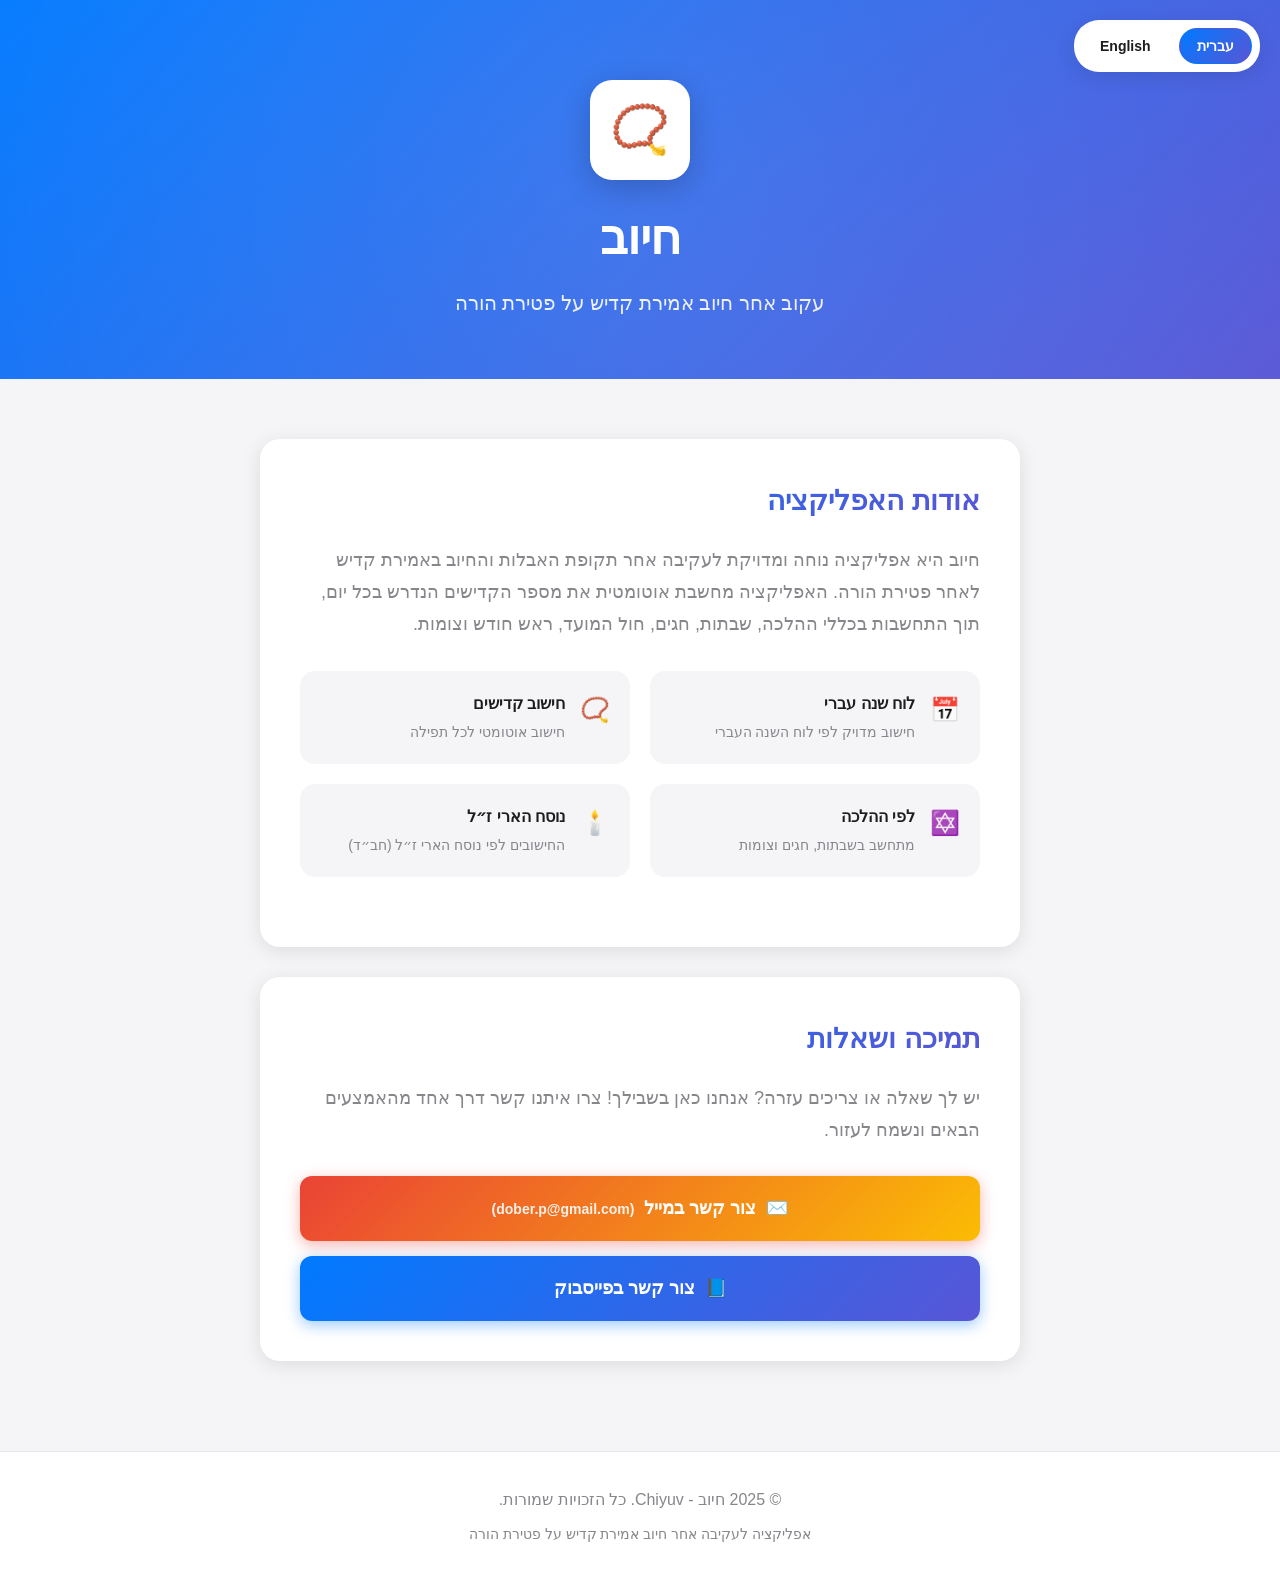
<file: index.html>
<!DOCTYPE html>
<html lang="he" dir="rtl">
<head>
    <meta charset="UTF-8">
    <meta name="viewport" content="width=device-width, initial-scale=1.0">
    <title>חיוב - Chiyuv | תמיכה / Support</title>
    <style>
        * {
            margin: 0;
            padding: 0;
            box-sizing: border-box;
        }

        :root {
            --primary-blue: #007AFF;
            --accent-purple: #5856D6;
            --gradient: linear-gradient(135deg, #007AFF 0%, #5856D6 100%);
            --text-primary: #1D1D1F;
            --text-secondary: #86868B;
            --bg-light: #F5F5F7;
            --white: #FFFFFF;
            --shadow: 0 4px 20px rgba(0, 0, 0, 0.1);
        }

        body {
            font-family: -apple-system, BlinkMacSystemFont, 'Segoe UI', 'Helvetica Neue', Arial, sans-serif;
            background: var(--bg-light);
            color: var(--text-primary);
            line-height: 1.6;
            min-height: 100vh;
            display: flex;
            flex-direction: column;
            transition: all 0.3s ease;
        }

        body[dir="ltr"] {
            direction: ltr;
            text-align: left;
        }

        body[dir="rtl"] {
            direction: rtl;
            text-align: right;
        }

        /* Language Selector */
        .lang-selector {
            position: fixed;
            top: 20px;
            left: 20px;
            z-index: 1000;
            display: flex;
            gap: 10px;
            background: var(--white);
            padding: 8px;
            border-radius: 25px;
            box-shadow: var(--shadow);
        }

        body[dir="rtl"] .lang-selector {
            left: auto;
            right: 20px;
        }

        .lang-btn {
            padding: 8px 16px;
            border: 2px solid transparent;
            background: transparent;
            border-radius: 20px;
            cursor: pointer;
            font-weight: 600;
            font-size: 14px;
            transition: all 0.3s;
            color: var(--text-primary);
        }

        .lang-btn.active {
            background: var(--gradient);
            color: var(--white);
            border-color: transparent;
        }

        .lang-btn:hover {
            background: var(--bg-light);
        }

        .lang-btn.active:hover {
            background: var(--gradient);
        }

        /* Header */
        .header {
            background: var(--gradient);
            color: var(--white);
            padding: 80px 20px 60px;
            text-align: center;
            position: relative;
            overflow: hidden;
        }

        .header::before {
            content: '';
            position: absolute;
            top: -50%;
            left: -50%;
            width: 200%;
            height: 200%;
            background: radial-gradient(circle, rgba(255,255,255,0.1) 0%, transparent 70%);
            animation: pulse 15s infinite;
        }

        @keyframes pulse {
            0%, 100% { transform: scale(1); opacity: 0.5; }
            50% { transform: scale(1.1); opacity: 0.8; }
        }

        .header-content {
            position: relative;
            z-index: 1;
        }

        .app-icon {
            width: 100px;
            height: 100px;
            background: var(--white);
            border-radius: 22px;
            margin: 0 auto 20px;
            display: flex;
            align-items: center;
            justify-content: center;
            box-shadow: 0 8px 30px rgba(0, 0, 0, 0.2);
            font-size: 48px;
        }

        h1 {
            font-size: 48px;
            font-weight: 700;
            margin-bottom: 10px;
            letter-spacing: -0.5px;
        }

        .subtitle {
            font-size: 20px;
            opacity: 0.9;
            font-weight: 300;
        }

        /* Main Content */
        .container {
            max-width: 800px;
            margin: 0 auto;
            padding: 60px 20px;
            flex: 1;
        }

        .card {
            background: var(--white);
            border-radius: 20px;
            padding: 40px;
            margin-bottom: 30px;
            box-shadow: var(--shadow);
            transition: transform 0.3s, box-shadow 0.3s;
        }

        .card:hover {
            transform: translateY(-5px);
            box-shadow: 0 8px 30px rgba(0, 0, 0, 0.15);
        }

        .section-title {
            font-size: 28px;
            font-weight: 700;
            margin-bottom: 20px;
            background: var(--gradient);
            -webkit-background-clip: text;
            -webkit-text-fill-color: transparent;
            background-clip: text;
        }

        .description {
            font-size: 18px;
            color: var(--text-secondary);
            margin-bottom: 30px;
            line-height: 1.8;
        }

        .features {
            display: grid;
            grid-template-columns: repeat(auto-fit, minmax(250px, 1fr));
            gap: 20px;
            margin: 30px 0;
        }

        .feature {
            padding: 20px;
            background: var(--bg-light);
            border-radius: 15px;
            display: flex;
            align-items: start;
            gap: 15px;
        }

        .feature-icon {
            font-size: 24px;
            flex-shrink: 0;
        }

        .feature-text {
            flex: 1;
        }

        .feature-title {
            font-weight: 600;
            margin-bottom: 5px;
            font-size: 16px;
        }

        .feature-desc {
            font-size: 14px;
            color: var(--text-secondary);
        }

        /* Buttons */
        .buttons {
            display: flex;
            flex-direction: column;
            gap: 15px;
            margin-top: 30px;
        }

        .btn {
            padding: 18px 32px;
            border-radius: 12px;
            font-size: 18px;
            font-weight: 600;
            text-decoration: none;
            text-align: center;
            transition: all 0.3s;
            display: inline-flex;
            align-items: center;
            justify-content: center;
            gap: 10px;
            border: none;
            cursor: pointer;
        }

        .btn-primary {
            background: var(--gradient);
            color: var(--white);
            box-shadow: 0 4px 15px rgba(0, 122, 255, 0.4);
        }

        .btn-primary:hover {
            transform: translateY(-2px);
            box-shadow: 0 6px 20px rgba(0, 122, 255, 0.5);
        }

        .btn-secondary {
            background: var(--white);
            color: var(--primary-blue);
            border: 2px solid var(--primary-blue);
        }

        .btn-secondary:hover {
            background: var(--primary-blue);
            color: var(--white);
        }

        .btn-email {
            background: linear-gradient(135deg, #EA4335 0%, #FBBC04 100%);
            color: var(--white);
            box-shadow: 0 4px 15px rgba(234, 67, 53, 0.4);
        }

        .btn-email:hover {
            transform: translateY(-2px);
            box-shadow: 0 6px 20px rgba(234, 67, 53, 0.5);
        }

        /* Footer */
        .footer {
            background: var(--white);
            padding: 30px 20px;
            text-align: center;
            color: var(--text-secondary);
            border-top: 1px solid #E5E5E7;
        }

        .footer p {
            margin: 5px 0;
        }

        /* Responsive */
        @media (max-width: 768px) {
            h1 {
                font-size: 36px;
            }

            .subtitle {
                font-size: 18px;
            }

            .card {
                padding: 25px;
            }

            .features {
                grid-template-columns: 1fr;
            }

            .lang-selector {
                top: 10px;
                right: 10px;
                left: auto;
            }

            body[dir="rtl"] .lang-selector {
                left: 10px;
                right: auto;
            }
        }
    </style>
</head>
<body dir="rtl">
    <!-- Language Selector -->
    <div class="lang-selector">
        <button class="lang-btn active" onclick="setLanguage('he')">עברית</button>
        <button class="lang-btn" onclick="setLanguage('en')">English</button>
    </div>

    <!-- Header -->
    <div class="header">
        <div class="header-content">
            <div class="app-icon">📿</div>
            <h1 data-i18n="appName">חיוב</h1>
            <p class="subtitle" data-i18n="appSubtitle">עקוב אחר חיוב אמירת קדיש על פטירת הורה</p>
        </div>
    </div>

    <!-- Main Content -->
    <div class="container">
        <!-- About Section -->
        <div class="card">
            <h2 class="section-title" data-i18n="aboutTitle">אודות האפליקציה</h2>
            <p class="description" data-i18n="aboutText">
                חיוב היא אפליקציה נוחה ומדויקת לעקיבה אחר תקופת האבלות והחיוב באמירת קדיש לאחר פטירת הורה. 
                האפליקציה מחשבת אוטומטית את מספר הקדישים הנדרש בכל יום, תוך התחשבות בכללי ההלכה, שבתות, חגים, חול המועד, ראש חודש וצומות.
            </p>

            <div class="features">
                <div class="feature">
                    <div class="feature-icon">📅</div>
                    <div class="feature-text">
                        <div class="feature-title" data-i18n="feature1Title">לוח שנה עברי</div>
                        <div class="feature-desc" data-i18n="feature1Desc">חישוב מדויק לפי לוח השנה העברי</div>
                    </div>
                </div>
                <div class="feature">
                    <div class="feature-icon">📿</div>
                    <div class="feature-text">
                        <div class="feature-title" data-i18n="feature2Title">חישוב קדישים</div>
                        <div class="feature-desc" data-i18n="feature2Desc">חישוב אוטומטי לכל תפילה</div>
                    </div>
                </div>
                <div class="feature">
                    <div class="feature-icon">✡️</div>
                    <div class="feature-text">
                        <div class="feature-title" data-i18n="feature3Title">לפי ההלכה</div>
                        <div class="feature-desc" data-i18n="feature3Desc">מתחשב בשבתות, חגים וצומות</div>
                    </div>
                </div>
                <div class="feature">
                    <div class="feature-icon">🕯️</div>
                    <div class="feature-text">
                        <div class="feature-title" data-i18n="feature4Title">נוסח הארי ז״ל</div>
                        <div class="feature-desc" data-i18n="feature4Desc">החישובים לפי נוסח הארי ז״ל (חב״ד)</div>
                    </div>
                </div>
            </div>
        </div>

        <!-- Support Section -->
        <div class="card">
            <h2 class="section-title" data-i18n="supportTitle">תמיכה ושאלות</h2>
            <p class="description" data-i18n="supportText">
                יש לך שאלה או צריכים עזרה? אנחנו כאן בשבילך! צרו איתנו קשר דרך אחד מהאמצעים הבאים ונשמח לעזור.
            </p>

            <div class="buttons">
                <a href="mailto:dober.p@gmail.com?subject=תמיכה - חיוב&body=שלום,%0D%0A%0D%0A" class="btn btn-email">
                    <span>✉️</span>
                    <span data-i18n="contactEmail">צור קשר במייל</span>
                    <span style="font-size: 14px; opacity: 0.9;">(dober.p@gmail.com)</span>
                </a>
                <a href="https://www.facebook.com/dober.persiko" class="btn btn-primary" target="_blank">
                    <span>📘</span>
                    <span data-i18n="contactFacebook">צור קשר בפייסבוק</span>
                </a>
            </div>
        </div>
    </div>

    <!-- Footer -->
    <div class="footer">
        <p data-i18n="footerText">© 2025 חיוב - Chiyuv. כל הזכויות שמורות.</p>
        <p style="font-size: 14px; margin-top: 10px;" data-i18n="footerDesc">אפליקציה לעקיבה אחר חיוב אמירת קדיש על פטירת הורה</p>
    </div>

    <script>
        // Translations
        const translations = {
            he: {
                appName: "חיוב",
                appSubtitle: "עקוב אחר חיוב אמירת קדיש על פטירת הורה",
                aboutTitle: "אודות האפליקציה",
                aboutText: "חיוב היא אפליקציה נוחה ומדויקת לעקיבה אחר תקופת האבלות והחיוב באמירת קדיש לאחר פטירת הורה. האפליקציה מחשבת אוטומטית את מספר הקדישים הנדרש בכל יום, תוך התחשבות בכללי ההלכה, שבתות, חגים, חול המועד, ראש חודש וצומות.",
                feature1Title: "לוח שנה עברי",
                feature1Desc: "חישוב מדויק לפי לוח השנה העברי",
                feature2Title: "חישוב קדישים",
                feature2Desc: "חישוב אוטומטי לכל תפילה",
                feature3Title: "לפי ההלכה",
                feature3Desc: "מתחשב בשבתות, חגים וצומות",
                feature4Title: "נוסח הארי ז״ל",
                feature4Desc: "החישובים לפי נוסח הארי ז״ל (חב״ד)",
                supportTitle: "תמיכה ושאלות",
                supportText: "יש לך שאלה או צריכים עזרה? אנחנו כאן בשבילך! צרו איתנו קשר דרך אחד מהאמצעים הבאים ונשמח לעזור.",
                contactEmail: "צור קשר במייל",
                contactFacebook: "צור קשר בפייסבוק",
                footerText: "© 2025 חיוב - Chiyuv. כל הזכויות שמורות.",
                footerDesc: "אפליקציה לעקיבה אחר חיוב אמירת קדיש על פטירת הורה"
            },
            en: {
                appName: "Chiyuv",
                appSubtitle: "Track your Kaddish obligation for a parent's passing",
                aboutTitle: "About the App",
                aboutText: "Chiyuv is a convenient and accurate app for tracking the mourning period and the obligation to recite Kaddish after the passing of a parent. The app automatically calculates the number of Kaddish prayers required each day, following Halachic guidelines, including Shabbat, holidays, Chol Hamoed, Rosh Chodesh, and fast days.",
                feature1Title: "Hebrew Calendar",
                feature1Desc: "Accurate calculation based on the Hebrew calendar",
                feature2Title: "Kaddish Calculation",
                feature2Desc: "Automatic calculation for each prayer",
                feature3Title: "Halachic Guidelines",
                feature3Desc: "Accounts for Shabbat, holidays, and fast days",
                feature4Title: "Ari Zal Nusach",
                feature4Desc: "Calculations follow the Ari Zal Nusach (Chabad)",
                supportTitle: "Support & Questions",
                supportText: "Have a question or need help? We're here for you! Contact us through one of the following methods and we'll be happy to help.",
                contactEmail: "Contact via Email",
                contactFacebook: "Contact on Facebook",
                footerText: "© 2025 Chiyuv. All rights reserved.",
                footerDesc: "App for tracking Kaddish obligation for a parent's passing"
            }
        };

        // Language management
        function setLanguage(lang) {
            // Update HTML direction and lang
            document.documentElement.lang = lang;
            document.body.dir = lang === 'he' ? 'rtl' : 'ltr';
            
            // Update language buttons
            document.querySelectorAll('.lang-btn').forEach(btn => {
                btn.classList.remove('active');
            });
            event.target.classList.add('active');
            
            // Update all text elements
            document.querySelectorAll('[data-i18n]').forEach(element => {
                const key = element.getAttribute('data-i18n');
                if (translations[lang] && translations[lang][key]) {
                    element.textContent = translations[lang][key];
                }
            });
            
            // Save preference
            localStorage.setItem('preferredLanguage', lang);
        }

        // Load saved language preference
        window.addEventListener('DOMContentLoaded', () => {
            const savedLang = localStorage.getItem('preferredLanguage') || 'he';
            const langBtn = savedLang === 'he' 
                ? document.querySelector('.lang-btn:first-child')
                : document.querySelector('.lang-btn:last-child');
            if (langBtn) {
                langBtn.click();
            }
        });
    </script>
</body>
</html>
</file>
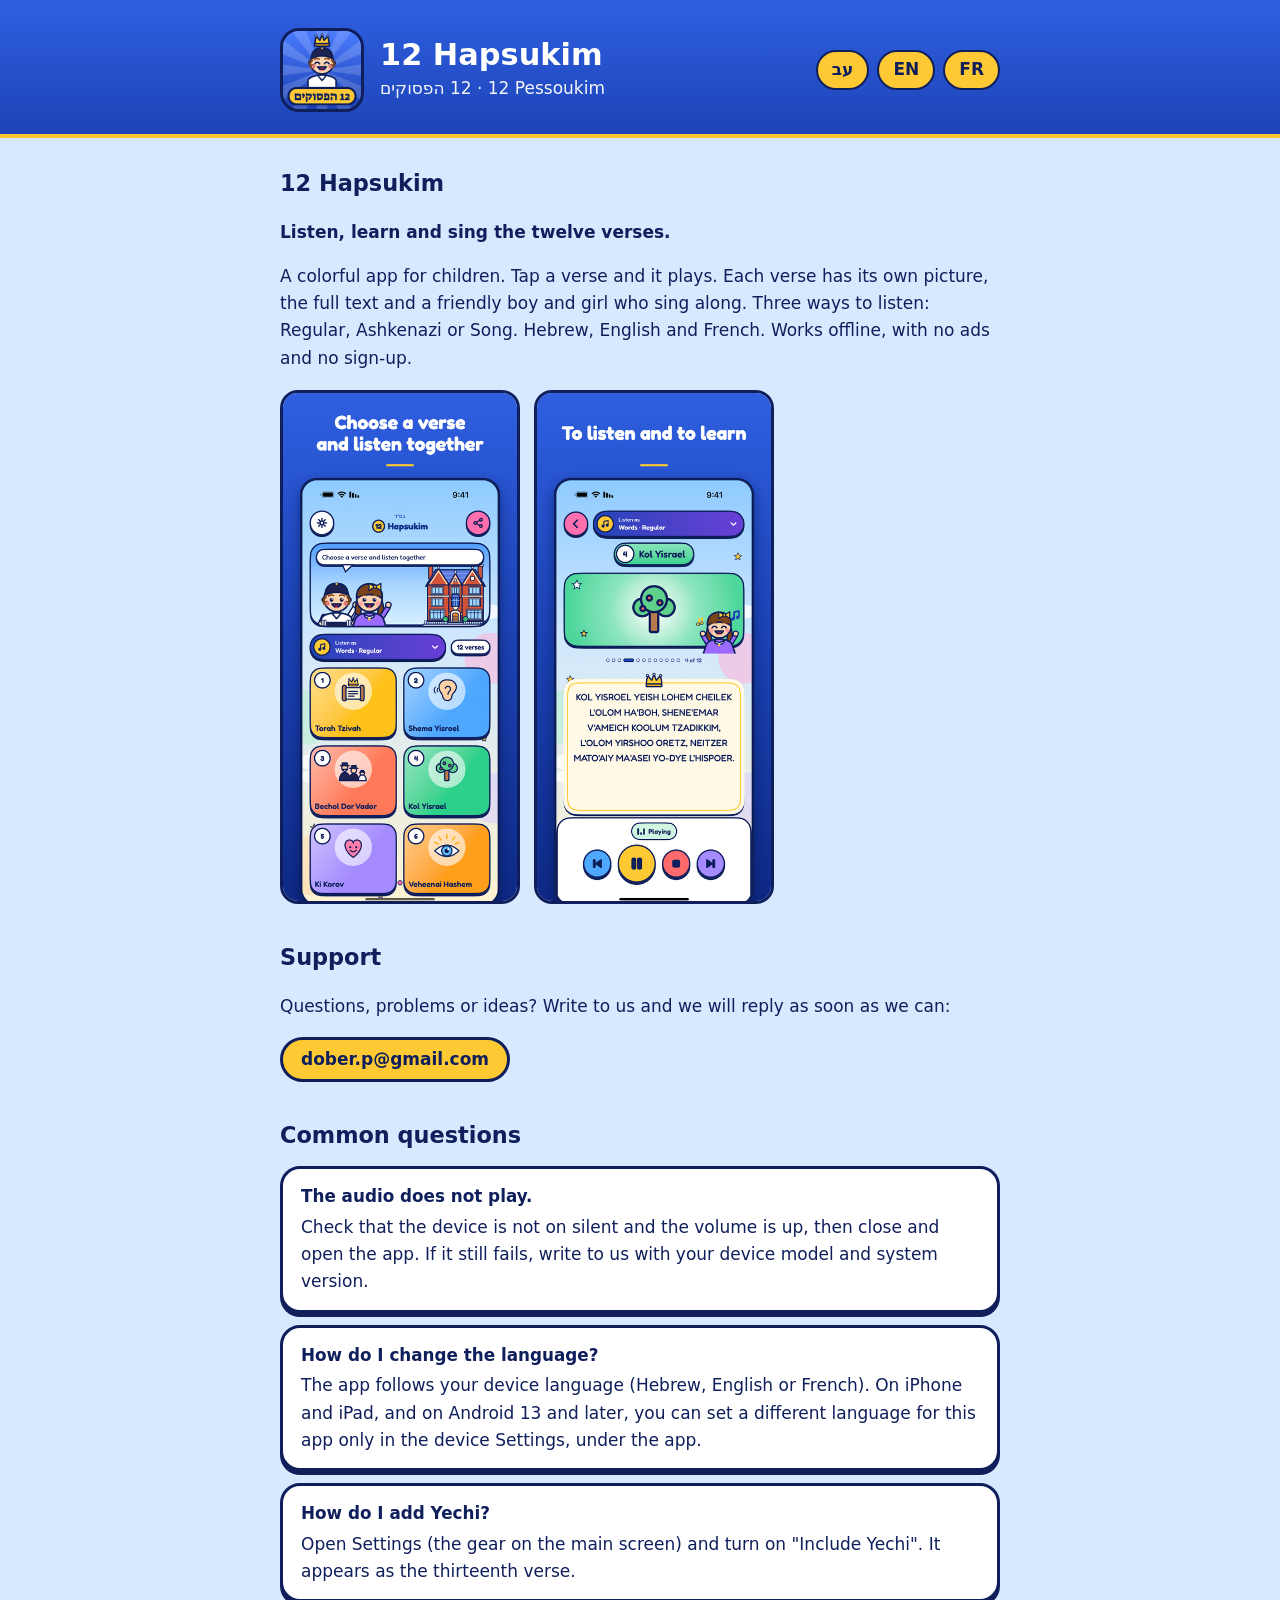
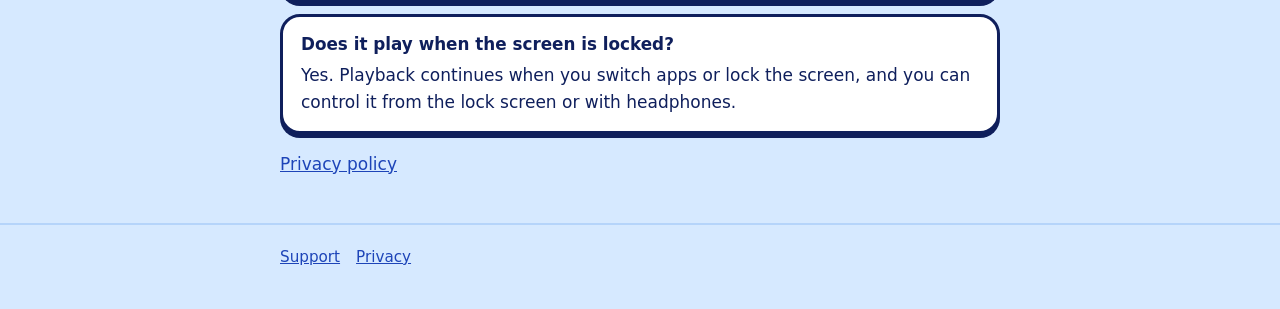
<file: hapsukim/index.html>
<!doctype html><html lang="en"><head><meta charset="utf-8"><meta name="viewport" content="width=device-width,initial-scale=1"><title>12 Hapsukim</title><meta name="color-scheme" content="light"><style>*{box-sizing:border-box}body{margin:0;font:17px/1.6 system-ui,-apple-system,'Segoe UI',Arial,sans-serif;color:#0F1F5C;background:#D6E9FF}
a{color:#1D44B8}.wrap{max-width:760px;margin:0 auto;padding:0 20px}
header{background:linear-gradient(180deg,#2F5FE0,#1D44B8);color:#fff;padding:28px 0 22px;border-bottom:4px solid #FFC933}
header .wrap{display:flex;align-items:center;gap:16px;flex-wrap:wrap}header img{width:84px;height:84px;border-radius:19px;border:3px solid #0F1F5C}
header h1{margin:0;font-size:1.9rem;line-height:1.15}header p{margin:2px 0 0;opacity:.95}
nav{margin-inline-start:auto;display:flex;gap:8px}nav a{color:#0F1F5C;background:#FFC933;border:2px solid #0F1F5C;border-radius:99px;padding:4px 14px;text-decoration:none;font-weight:700}
section.lang{padding:28px 0;border-bottom:2px solid #B5D4FA}section.lang:last-of-type{border-bottom:0}
h2{font-size:1.4rem;margin:1.6em 0 .4em}.shots{display:flex;gap:14px;flex-wrap:wrap;margin:18px 0}.shots img{width:min(46%,240px);height:auto;border-radius:18px;border:3px solid #0F1F5C}
.card{background:#fff;border:3px solid #0F1F5C;border-radius:20px;padding:14px 18px;margin:12px 0;box-shadow:0 4px 0 #0F1F5C}.card h3{margin:0 0 4px;font-size:1.05rem}.card p{margin:0}
.mail{display:inline-block;background:#FFC933;border:3px solid #0F1F5C;border-radius:99px;padding:6px 18px;font-weight:700;color:#0F1F5C;text-decoration:none;direction:ltr}
footer{padding:20px 0 40px;font-size:.95rem}footer a{margin-inline-end:16px}
</style></head><body><header><div class="wrap"><img src="img/icon.png" alt=""><div><h1>12 Hapsukim</h1><p><bdi lang="he" dir="rtl">12 הפסוקים</bdi> · 12 Pessoukim</p></div><nav aria-label="Language"><a href="#he">עב</a><a href="#en">EN</a><a href="#fr">FR</a></nav></div></header><main><section class="lang" id="he" lang="he" dir="rtl"><div class="wrap"><h2 style="margin-top:0">12 הפסוקים</h2><p><strong>להאזנה, ללימוד ולשירה של שנים עשר הפסוקים.</strong></p><p>אפליקציה צבעונית לילדים. נוגעים בפסוק והוא מתנגן. לכל פסוק יש תמונה משלו, הנוסח המלא וילד וילדה ששרים יחד. שלוש דרכים להאזנה: רגיל, אשכנזי או שיר. עברית, אנגלית וצרפתית. עובד בלי אינטרנט, בלי פרסומות ובלי הרשמה.</p><div class="shots"><img src="img/he-01-home.png" alt=""><img src="img/he-02-player.png" alt=""></div><h2 id="support-he">תמיכה</h2><p>שאלות, בעיות או רעיונות? כתבו לנו ונחזור אליכם בהקדם:</p><p><a class="mail" href="mailto:dober.p@gmail.com">dober.p@gmail.com</a></p><h2>שאלות נפוצות</h2><div class="card"><h3>ההקלטה לא מתנגנת.</h3><p>בדקו שהמכשיר לא במצב שקט ושהעוצמה מוגברת, ואז סגרו ופתחו את האפליקציה. אם זה לא עוזר, כתבו לנו עם דגם המכשיר וגרסת המערכת.</p></div><div class="card"><h3>איך מחליפים שפה?</h3><p>האפליקציה פועלת לפי שפת המכשיר (עברית, אנגלית או צרפתית). באייפון ובאייפד, ובאנדרואיד 13 ומעלה, אפשר לקבוע שפה אחרת לאפליקציה בלבד בהגדרות המכשיר, תחת האפליקציה.</p></div><div class="card"><h3>איך מוסיפים את &quot;יחי&quot;?</h3><p>פותחים את ההגדרות (הגלגל במסך הראשי) ומפעילים &quot;לכלול יחי&quot;. הוא יופיע כפסוק השלושה עשר.</p></div><div class="card"><h3>האם זה מתנגן כשהמסך נעול?</h3><p>כן. ההשמעה נמשכת גם כשעוברים לאפליקציה אחרת או נועלים את המסך, ואפשר לשלוט בה ממסך הנעילה או באוזניות.</p></div><p><a href="privacy.html#he">מדיניות פרטיות</a></p></div></section><section class="lang" id="en" lang="en" dir="ltr"><div class="wrap"><h2 style="margin-top:0">12 Hapsukim</h2><p><strong>Listen, learn and sing the twelve verses.</strong></p><p>A colorful app for children. Tap a verse and it plays. Each verse has its own picture, the full text and a friendly boy and girl who sing along. Three ways to listen: Regular, Ashkenazi or Song. Hebrew, English and French. Works offline, with no ads and no sign-up.</p><div class="shots"><img src="img/en-01-home.png" alt=""><img src="img/en-02-player.png" alt=""></div><h2 id="support-en">Support</h2><p>Questions, problems or ideas? Write to us and we will reply as soon as we can:</p><p><a class="mail" href="mailto:dober.p@gmail.com">dober.p@gmail.com</a></p><h2>Common questions</h2><div class="card"><h3>The audio does not play.</h3><p>Check that the device is not on silent and the volume is up, then close and open the app. If it still fails, write to us with your device model and system version.</p></div><div class="card"><h3>How do I change the language?</h3><p>The app follows your device language (Hebrew, English or French). On iPhone and iPad, and on Android 13 and later, you can set a different language for this app only in the device Settings, under the app.</p></div><div class="card"><h3>How do I add Yechi?</h3><p>Open Settings (the gear on the main screen) and turn on &quot;Include Yechi&quot;. It appears as the thirteenth verse.</p></div><div class="card"><h3>Does it play when the screen is locked?</h3><p>Yes. Playback continues when you switch apps or lock the screen, and you can control it from the lock screen or with headphones.</p></div><p><a href="privacy.html#en">Privacy policy</a></p></div></section><section class="lang" id="fr" lang="fr" dir="ltr"><div class="wrap"><h2 style="margin-top:0">12 Pessoukim</h2><p><strong>Écouter, apprendre et chanter les douze versets.</strong></p><p>Une application colorée pour les enfants. Un toucher sur un verset et il se lance. Chaque verset a son illustration, son texte complet, et un garçon et une fille qui chantent avec l&#x27;audio. Trois façons d&#x27;écouter : prononciation régulière, ashkénaze ou chant. Hébreu, français et anglais. Fonctionne sans connexion, sans publicité et sans inscription.</p><div class="shots"><img src="img/fr-01-home.png" alt=""><img src="img/fr-02-player.png" alt=""></div><h2 id="support-fr">Assistance</h2><p>Une question, un problème ou une idée ? Écrivez-nous, nous répondrons dès que possible :</p><p><a class="mail" href="mailto:dober.p@gmail.com">dober.p@gmail.com</a></p><h2>Questions fréquentes</h2><div class="card"><h3>L&#x27;audio ne se lance pas.</h3><p>Vérifiez que l&#x27;appareil n&#x27;est pas en mode silencieux et que le volume est levé, puis fermez et rouvrez l&#x27;application. Si le problème continue, écrivez-nous en indiquant le modèle de votre appareil et la version du système.</p></div><div class="card"><h3>Comment changer la langue ?</h3><p>L&#x27;application suit la langue de l&#x27;appareil (hébreu, français ou anglais). Sur iPhone et iPad, et sur Android 13 et plus, vous pouvez choisir une autre langue pour cette application seulement dans les Réglages de l&#x27;appareil, à la rubrique de l&#x27;application.</p></div><div class="card"><h3>Comment ajouter Yéhi ?</h3><p>Ouvrez les Réglages (la roue dentée sur l&#x27;écran principal) et activez « Inclure Yéhi ». Il apparaît comme treizième verset.</p></div><div class="card"><h3>La lecture continue-t-elle écran verrouillé ?</h3><p>Oui. La lecture continue quand vous changez d&#x27;application ou verrouillez l&#x27;écran, et vous pouvez la commander depuis l&#x27;écran verrouillé ou avec un casque.</p></div><p><a href="privacy.html#fr">Politique de confidentialité</a></p></div></section></main><footer><div class="wrap"><a href="index.html">Support</a><a href="privacy.html">Privacy</a></div></footer><script>(function(){var l=(navigator.language||'en').slice(0,2),h=location.hash.replace('#','');var want=['he','en','fr'].indexOf(h)>=0?h:(['he','fr'].indexOf(l)>=0?l:'en');document.querySelectorAll('section.lang').forEach(function(s){s.hidden=s.lang!==want});window.addEventListener('hashchange',function(){var x=location.hash.replace('#','');if(['he','en','fr'].indexOf(x)>=0)document.querySelectorAll('section.lang').forEach(function(s){s.hidden=s.lang!==x})})})();</script></body></html>
</file>
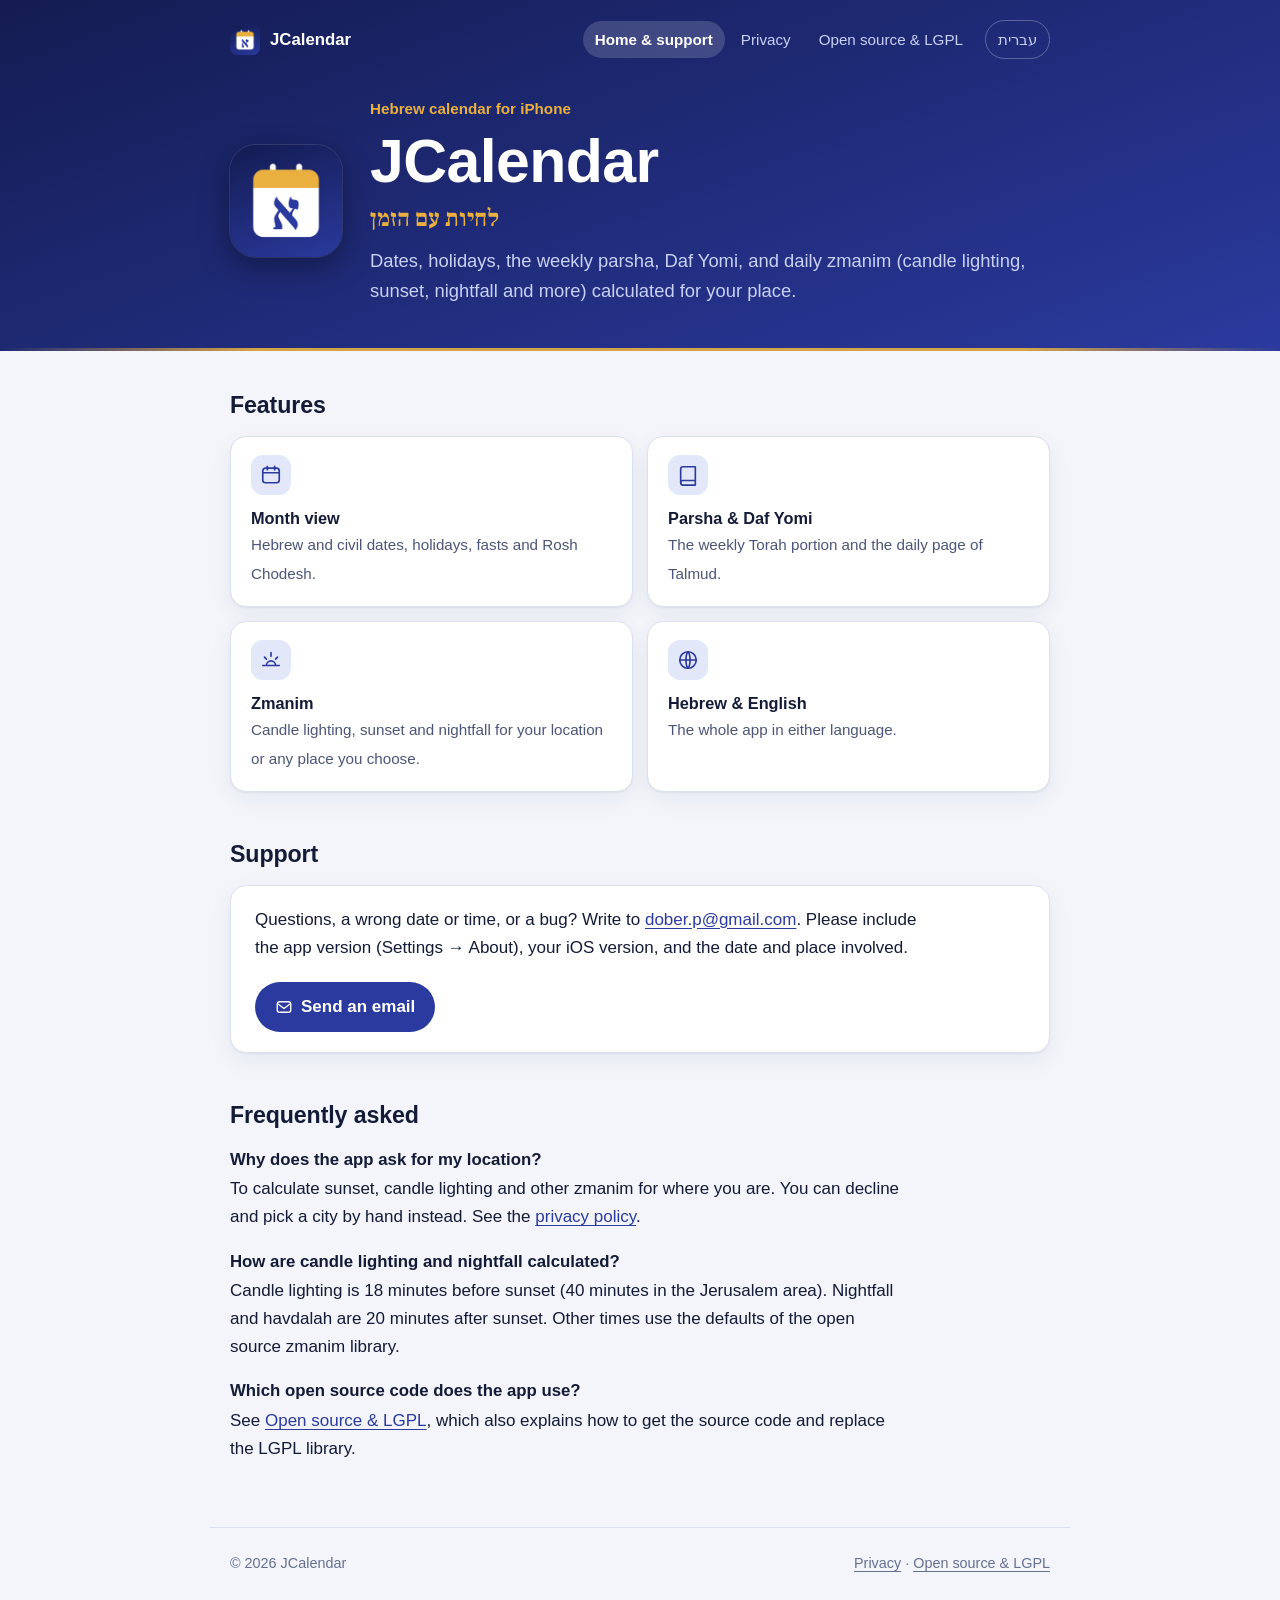
<file: jcalendar/index.html>
<!doctype html>
<html lang="en" dir="ltr">
<head>
<meta charset="utf-8">
<meta name="viewport" content="width=device-width, initial-scale=1">
<title>JCalendar - Hebrew calendar app</title>
<meta name="description" content="JCalendar (לחיות עם הזמן) is a Hebrew calendar app with holidays, parsha, Daf Yomi and daily zmanim for your location.">
<link rel="alternate" hreflang="he" href="he/">
<link rel="icon" href="assets/favicon.png">
<meta name="theme-color" content="#141c52">
<link rel="stylesheet" href="style.css">
</head>
<body>
<div class="hero home">
<div class="wrap">
  <div class="topbar">
    <a class="brand" href="./"><img src="assets/favicon.png" alt="" width="30" height="30">JCalendar</a>
    <nav aria-label="Main">
    <a href="./" aria-current="page">Home &amp; support</a>
    <a href="privacy.html">Privacy</a>
    <a href="lgpl.html">Open source &amp; LGPL</a>
    <a class="lang" href="he/" lang="he">עברית</a>
  </nav>
  </div>
  <div class="hero-home">
    <img class="app-icon" src="assets/icon.png" alt="" width="112" height="112">
    <div>
      <span class="eyebrow">Hebrew calendar for iPhone</span>
      <h1>JCalendar</h1>
      <p class="he-sub he-name" lang="he">לחיות עם הזמן</p>
      <p class="lead">Dates, holidays, the weekly parsha, Daf Yomi, and daily zmanim (candle lighting, sunset, nightfall and more) calculated for your place.</p>
    </div>
  </div>
</div>
</div>

<main class="wrap">

<h2>Features</h2>
<ul class="features">
  <li><span class="ico"><svg viewBox="0 0 24 24" fill="none" stroke="currentColor" stroke-width="1.8" stroke-linecap="round" stroke-linejoin="round" aria-hidden="true"><rect x="3" y="4.5" width="18" height="16" rx="3"/><path d="M3 9.5h18M8 2.5v4M16 2.5v4"/></svg></span><span><b>Month view</b><span class="d">Hebrew and civil dates, holidays, fasts and Rosh Chodesh.</span></span></li>
  <li><span class="ico"><svg viewBox="0 0 24 24" fill="none" stroke="currentColor" stroke-width="1.8" stroke-linecap="round" stroke-linejoin="round" aria-hidden="true"><path d="M4 5.5A2.5 2.5 0 0 1 6.5 3H20v15H6.5A2.5 2.5 0 0 0 4 20.5z"/><path d="M4 20.5A2.5 2.5 0 0 0 6.5 23H20v-5"/></svg></span><span><b>Parsha &amp; Daf Yomi</b><span class="d">The weekly Torah portion and the daily page of Talmud.</span></span></li>
  <li><span class="ico"><svg viewBox="0 0 24 24" fill="none" stroke="currentColor" stroke-width="1.8" stroke-linecap="round" stroke-linejoin="round" aria-hidden="true"><path d="M3 18h18M7 18a5 5 0 0 1 10 0M12 4v4M4.9 8.9l2.1 2.1M19.1 8.9L17 11"/></svg></span><span><b>Zmanim</b><span class="d">Candle lighting, sunset and nightfall for your location or any place you choose.</span></span></li>
  <li><span class="ico"><svg viewBox="0 0 24 24" fill="none" stroke="currentColor" stroke-width="1.8" stroke-linecap="round" stroke-linejoin="round" aria-hidden="true"><circle cx="12" cy="12" r="9"/><path d="M3 12h18M12 3c3 3.2 3 14.8 0 18M12 3c-3 3.2-3 14.8 0 18"/></svg></span><span><b>Hebrew &amp; English</b><span class="d">The whole app in either language.</span></span></li>
</ul>

<h2 id="support">Support</h2>
<div class="card">
  <p>Questions, a wrong date or time, or a bug? Write to <a href="mailto:dober.p@gmail.com">dober.p@gmail.com</a>. Please include the app version (Settings &rarr; About), your iOS version, and the date and place involved.</p>
  <p><a class="btn" href="mailto:dober.p@gmail.com"><svg viewBox="0 0 24 24" fill="none" stroke="currentColor" stroke-width="1.8" stroke-linecap="round" stroke-linejoin="round" aria-hidden="true"><rect x="3" y="5" width="18" height="14" rx="3"/><path d="m4 8 8 6 8-6"/></svg>Send an email</a></p>
</div>

<h2>Frequently asked</h2>
<dl class="faq">
  <dt>Why does the app ask for my location?</dt>
  <dd>To calculate sunset, candle lighting and other zmanim for where you are. You can decline and pick a city by hand instead. See the <a href="privacy.html">privacy policy</a>.</dd>
  <dt>How are candle lighting and nightfall calculated?</dt>
  <dd>Candle lighting is 18 minutes before sunset (40 minutes in the Jerusalem area). Nightfall and havdalah are 20 minutes after sunset. Other times use the defaults of the open source zmanim library.</dd>
  <dt>Which open source code does the app use?</dt>
  <dd>See <a href="lgpl.html">Open source &amp; LGPL</a>, which also explains how to get the source code and replace the LGPL library.</dd>
</dl>
</main>

<footer class="site">
  <span>&copy; 2026 JCalendar</span>
  <span><a href="privacy.html">Privacy</a> &middot; <a href="lgpl.html">Open source &amp; LGPL</a></span>
</footer>
</body>
</html>
</file>
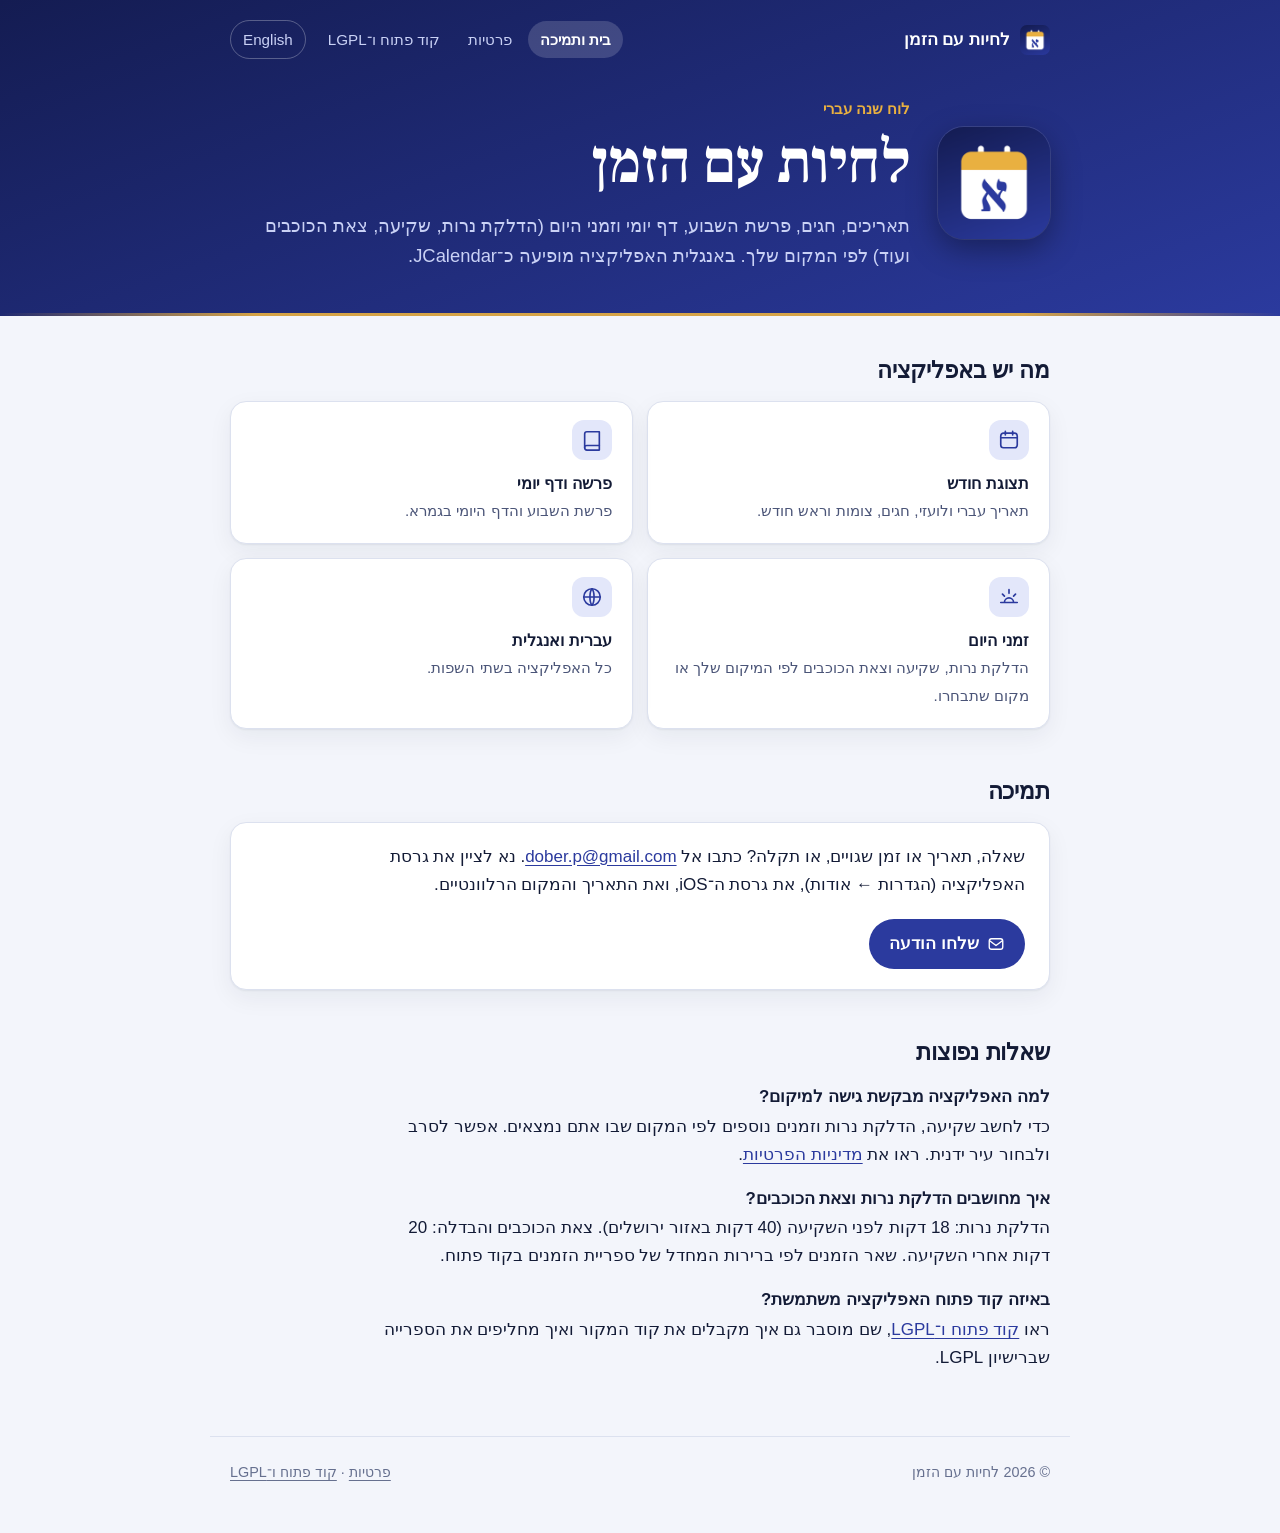
<file: jcalendar/he/index.html>
<!doctype html>
<html lang="he" dir="rtl">
<head>
<meta charset="utf-8">
<meta name="viewport" content="width=device-width, initial-scale=1">
<title>לחיות עם הזמן - לוח שנה עברי</title>
<meta name="description" content="לחיות עם הזמן: לוח שנה עברי עם חגים, פרשת שבוע, דף יומי וזמני היום לפי המיקום שלך.">
<link rel="alternate" hreflang="en" href="../">
<link rel="icon" href="../assets/favicon.png">
<meta name="theme-color" content="#141c52">
<link rel="stylesheet" href="../style.css">
</head>
<body>
<div class="hero home">
<div class="wrap">
  <div class="topbar">
    <a class="brand" href="./"><img src="../assets/favicon.png" alt="" width="30" height="30">לחיות עם הזמן</a>
    <nav aria-label="ראשי">
    <a href="./" aria-current="page">בית ותמיכה</a>
    <a href="privacy.html">פרטיות</a>
    <a href="lgpl.html">קוד פתוח ו־LGPL</a>
    <a class="lang" href="../" lang="en">English</a>
  </nav>
  </div>
  <div class="hero-home">
    <img class="app-icon" src="../assets/icon.png" alt="" width="112" height="112">
    <div>
      <span class="eyebrow">לוח שנה עברי</span>
      <h1><span class="he-name">לחיות עם הזמן</span></h1>
      <p class="lead">תאריכים, חגים, פרשת השבוע, דף יומי וזמני היום (הדלקת נרות, שקיעה, צאת הכוכבים ועוד) לפי המקום שלך. באנגלית האפליקציה מופיעה כ־JCalendar.</p>
    </div>
  </div>
</div>
</div>

<main class="wrap">

<h2>מה יש באפליקציה</h2>
<ul class="features">
  <li><span class="ico"><svg viewBox="0 0 24 24" fill="none" stroke="currentColor" stroke-width="1.8" stroke-linecap="round" stroke-linejoin="round" aria-hidden="true"><rect x="3" y="4.5" width="18" height="16" rx="3"/><path d="M3 9.5h18M8 2.5v4M16 2.5v4"/></svg></span><span><b>תצוגת חודש</b><span class="d">תאריך עברי ולועזי, חגים, צומות וראש חודש.</span></span></li>
  <li><span class="ico"><svg viewBox="0 0 24 24" fill="none" stroke="currentColor" stroke-width="1.8" stroke-linecap="round" stroke-linejoin="round" aria-hidden="true"><path d="M4 5.5A2.5 2.5 0 0 1 6.5 3H20v15H6.5A2.5 2.5 0 0 0 4 20.5z"/><path d="M4 20.5A2.5 2.5 0 0 0 6.5 23H20v-5"/></svg></span><span><b>פרשה ודף יומי</b><span class="d">פרשת השבוע והדף היומי בגמרא.</span></span></li>
  <li><span class="ico"><svg viewBox="0 0 24 24" fill="none" stroke="currentColor" stroke-width="1.8" stroke-linecap="round" stroke-linejoin="round" aria-hidden="true"><path d="M3 18h18M7 18a5 5 0 0 1 10 0M12 4v4M4.9 8.9l2.1 2.1M19.1 8.9L17 11"/></svg></span><span><b>זמני היום</b><span class="d">הדלקת נרות, שקיעה וצאת הכוכבים לפי המיקום שלך או מקום שתבחרו.</span></span></li>
  <li><span class="ico"><svg viewBox="0 0 24 24" fill="none" stroke="currentColor" stroke-width="1.8" stroke-linecap="round" stroke-linejoin="round" aria-hidden="true"><circle cx="12" cy="12" r="9"/><path d="M3 12h18M12 3c3 3.2 3 14.8 0 18M12 3c-3 3.2-3 14.8 0 18"/></svg></span><span><b>עברית ואנגלית</b><span class="d">כל האפליקציה בשתי השפות.</span></span></li>
</ul>

<h2 id="support">תמיכה</h2>
<div class="card">
  <p>שאלה, תאריך או זמן שגויים, או תקלה? כתבו אל <a href="mailto:dober.p@gmail.com"><bdi>dober.p@gmail.com</bdi></a>. נא לציין את גרסת האפליקציה (הגדרות &larr; אודות), את גרסת ה־iOS, ואת התאריך והמקום הרלוונטיים.</p>
  <p><a class="btn" href="mailto:dober.p@gmail.com"><svg viewBox="0 0 24 24" fill="none" stroke="currentColor" stroke-width="1.8" stroke-linecap="round" stroke-linejoin="round" aria-hidden="true"><rect x="3" y="5" width="18" height="14" rx="3"/><path d="m4 8 8 6 8-6"/></svg>שלחו הודעה</a></p>
</div>

<h2>שאלות נפוצות</h2>
<dl class="faq">
  <dt>למה האפליקציה מבקשת גישה למיקום?</dt>
  <dd>כדי לחשב שקיעה, הדלקת נרות וזמנים נוספים לפי המקום שבו אתם נמצאים. אפשר לסרב ולבחור עיר ידנית. ראו את <a href="privacy.html">מדיניות הפרטיות</a>.</dd>
  <dt>איך מחושבים הדלקת נרות וצאת הכוכבים?</dt>
  <dd>הדלקת נרות: 18 דקות לפני השקיעה (40 דקות באזור ירושלים). צאת הכוכבים והבדלה: 20 דקות אחרי השקיעה. שאר הזמנים לפי ברירות המחדל של ספריית הזמנים בקוד פתוח.</dd>
  <dt>באיזה קוד פתוח האפליקציה משתמשת?</dt>
  <dd>ראו <a href="lgpl.html">קוד פתוח ו־LGPL</a>, שם מוסבר גם איך מקבלים את קוד המקור ואיך מחליפים את הספרייה שברישיון LGPL.</dd>
</dl>
</main>

<footer class="site">
  <span>&copy; 2026 לחיות עם הזמן</span>
  <span><a href="privacy.html">פרטיות</a> &middot; <a href="lgpl.html">קוד פתוח ו־LGPL</a></span>
</footer>
</body>
</html>
</file>
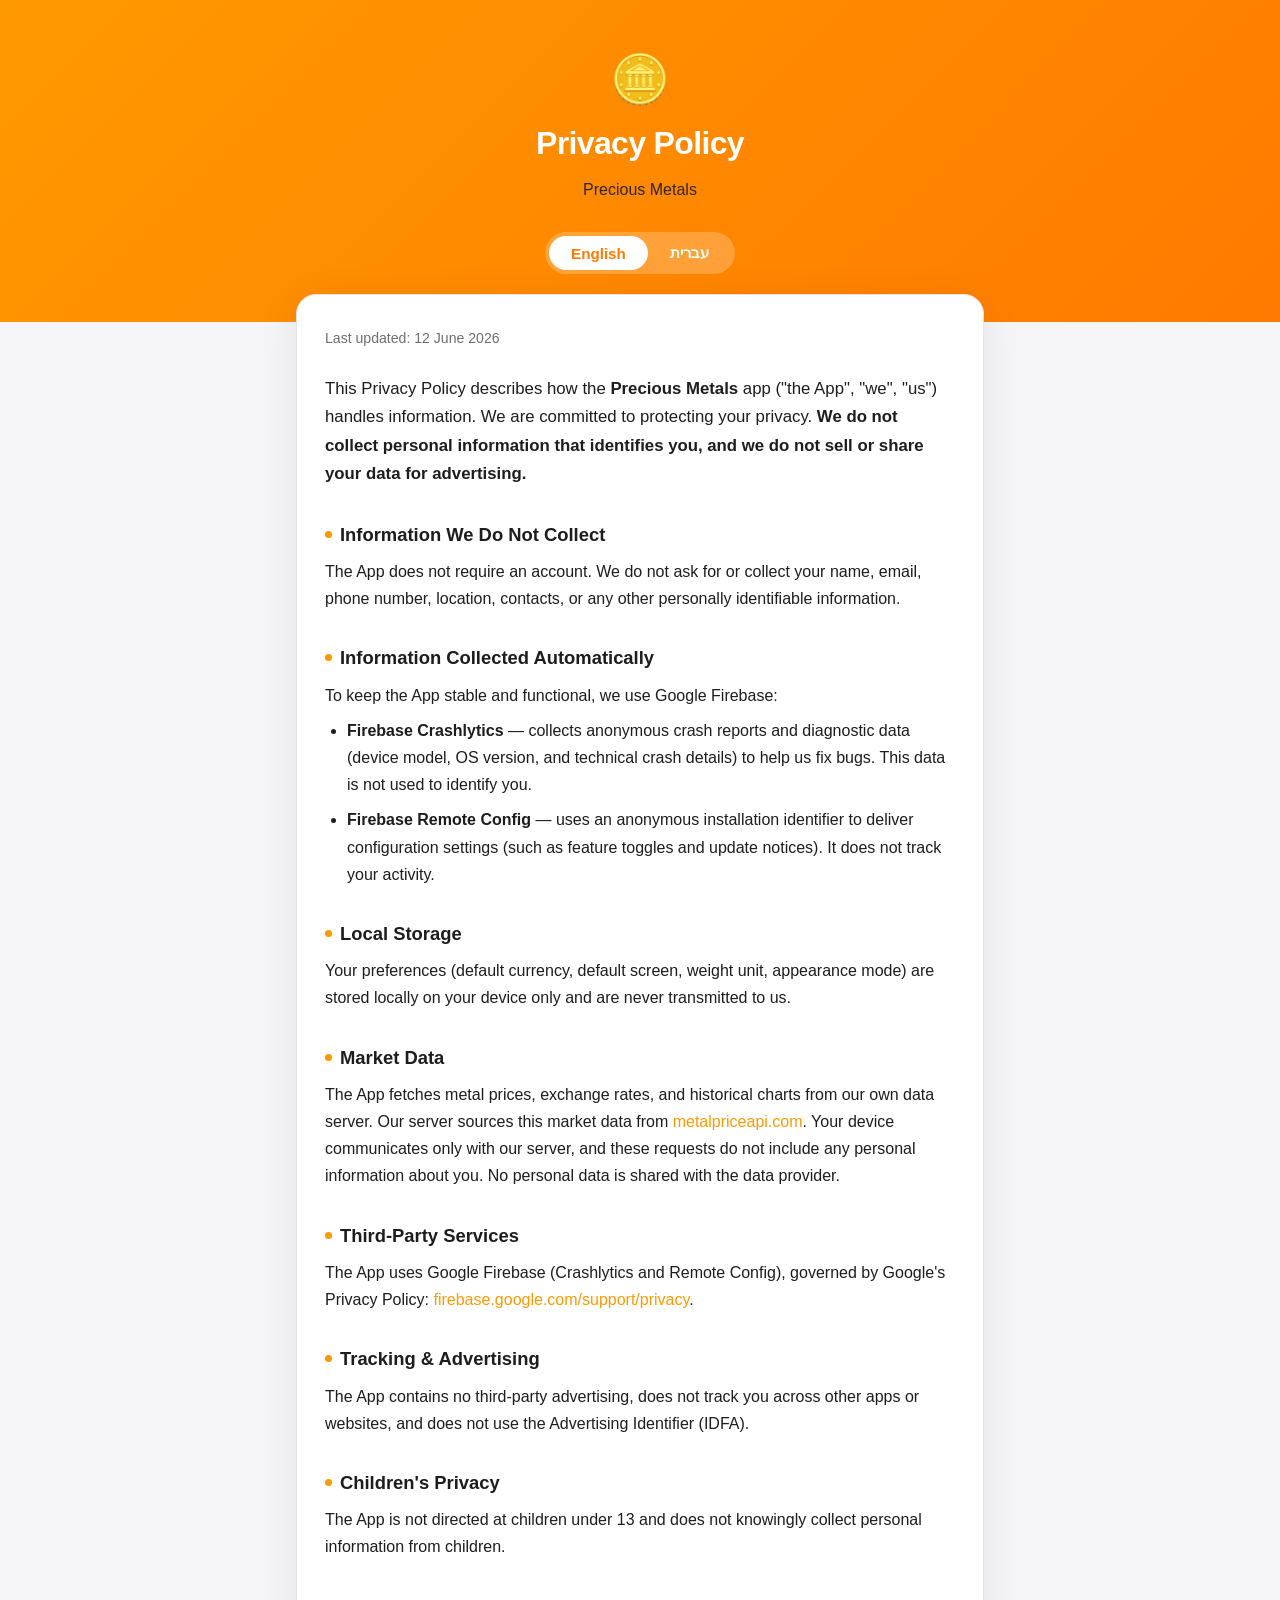
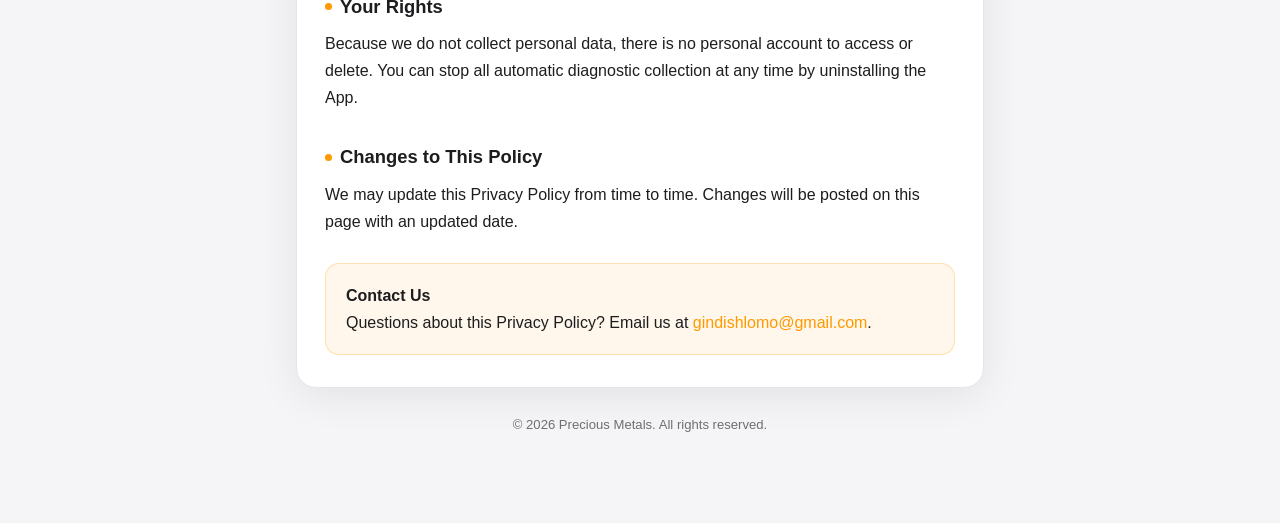
<file: metals-privacy.html>
<!DOCTYPE html>
<html lang="en">
<head>
<meta charset="utf-8">
<meta name="viewport" content="width=device-width, initial-scale=1">
<title>Privacy Policy — Precious Metals</title>
<style>
  * { margin: 0; padding: 0; box-sizing: border-box; }
  :root {
    --gold: #ff9900;
    --gold-soft: #ffb84d;
    --bg: #f5f5f7;
    --card: #ffffff;
    --text: #1d1d1f;
    --muted: #6e6e73;
    --border: #e5e5ea;
  }
  @media (prefers-color-scheme: dark) {
    :root { --bg: #000000; --card: #1c1c1e; --text: #f5f5f7; --muted: #98989d; --border: #38383a; }
  }
  body {
    font-family: -apple-system, BlinkMacSystemFont, "Segoe UI", Roboto, Helvetica, Arial, sans-serif;
    background: var(--bg); color: var(--text);
    line-height: 1.7; -webkit-font-smoothing: antialiased;
  }
  .header {
    background: linear-gradient(135deg, #ff9900 0%, #ff7a00 100%);
    padding: 56px 24px 48px; text-align: center; color: #fff;
  }
  .header .icon { font-size: 3rem; line-height: 1; margin-bottom: 12px; }
  .header h1 { font-size: 2rem; font-weight: 700; letter-spacing: -0.02em; }
  .header p { opacity: 0.92; margin-top: 6px; font-size: 1rem; }

  .toggle {
    display: inline-flex; margin-top: 22px;
    background: rgba(255,255,255,0.22); border-radius: 999px; padding: 4px;
    backdrop-filter: blur(8px);
  }
  .toggle button {
    border: 0; background: transparent; color: #fff; cursor: pointer;
    font-size: 0.95rem; font-weight: 600; padding: 8px 22px; border-radius: 999px;
    transition: all 0.2s ease;
  }
  .toggle button.active { background: #fff; color: #ff7a00; }

  .wrap { max-width: 720px; margin: -28px auto 0; padding: 0 16px 80px; }
  .card {
    background: var(--card); border-radius: 20px; padding: 32px 28px;
    box-shadow: 0 8px 40px rgba(0,0,0,0.08); border: 1px solid var(--border);
  }
  .updated { color: var(--muted); font-size: 0.88rem; margin-bottom: 24px; }
  .lead { font-size: 1.05rem; margin-bottom: 8px; }
  h2 {
    font-size: 1.15rem; font-weight: 600; margin: 30px 0 8px;
    display: flex; align-items: center; gap: 8px;
  }
  h2 .dot { width: 7px; height: 7px; border-radius: 50%; background: var(--gold); flex: none; }
  p { margin-bottom: 6px; color: var(--text); }
  ul { margin: 8px 0 6px; padding-inline-start: 22px; }
  li { margin-bottom: 8px; }
  a { color: var(--gold); text-decoration: none; word-break: break-word; }
  a:hover { text-decoration: underline; }
  strong { font-weight: 600; }
  .contact {
    margin-top: 28px; padding: 18px 20px; border-radius: 14px;
    background: rgba(255,153,0,0.08); border: 1px solid rgba(255,153,0,0.25);
  }
  .footer { text-align: center; color: var(--muted); font-size: 0.82rem; margin-top: 26px; }

  [lang-block] { display: none; }
  [lang-block].show { display: block; animation: fade 0.3s ease; }
  @keyframes fade { from { opacity: 0; transform: translateY(6px); } to { opacity: 1; transform: none; } }
  section[dir="rtl"] { text-align: right; }
</style>
</head>
<body>

<header class="header">
  <div class="icon">🪙</div>
  <h1 id="title">Privacy Policy</h1>
  <p id="subtitle">Precious Metals</p>
  <div class="toggle">
    <button id="btn-en" class="active" onclick="setLang('en')">English</button>
    <button id="btn-he" onclick="setLang('he')">עברית</button>
  </div>
</header>

<div class="wrap">
  <div class="card">

    <!-- ENGLISH -->
    <section lang-block lang="en" dir="ltr" class="show">
      <p class="updated">Last updated: 12 June 2026</p>
      <p class="lead">This Privacy Policy describes how the <strong>Precious Metals</strong> app ("the App", "we", "us") handles information. We are committed to protecting your privacy. <strong>We do not collect personal information that identifies you, and we do not sell or share your data for advertising.</strong></p>

      <h2><span class="dot"></span>Information We Do Not Collect</h2>
      <p>The App does not require an account. We do not ask for or collect your name, email, phone number, location, contacts, or any other personally identifiable information.</p>

      <h2><span class="dot"></span>Information Collected Automatically</h2>
      <p>To keep the App stable and functional, we use Google Firebase:</p>
      <ul>
        <li><strong>Firebase Crashlytics</strong> — collects anonymous crash reports and diagnostic data (device model, OS version, and technical crash details) to help us fix bugs. This data is not used to identify you.</li>
        <li><strong>Firebase Remote Config</strong> — uses an anonymous installation identifier to deliver configuration settings (such as feature toggles and update notices). It does not track your activity.</li>
      </ul>

      <h2><span class="dot"></span>Local Storage</h2>
      <p>Your preferences (default currency, default screen, weight unit, appearance mode) are stored locally on your device only and are never transmitted to us.</p>

      <h2><span class="dot"></span>Market Data</h2>
      <p>The App fetches metal prices, exchange rates, and historical charts from our own data server. Our server sources this market data from <a href="https://metalpriceapi.com" target="_blank" rel="noopener">metalpriceapi.com</a>. Your device communicates only with our server, and these requests do not include any personal information about you. No personal data is shared with the data provider.</p>

      <h2><span class="dot"></span>Third-Party Services</h2>
      <p>The App uses Google Firebase (Crashlytics and Remote Config), governed by Google's Privacy Policy: <a href="https://firebase.google.com/support/privacy" target="_blank" rel="noopener">firebase.google.com/support/privacy</a>.</p>

      <h2><span class="dot"></span>Tracking &amp; Advertising</h2>
      <p>The App contains no third-party advertising, does not track you across other apps or websites, and does not use the Advertising Identifier (IDFA).</p>

      <h2><span class="dot"></span>Children's Privacy</h2>
      <p>The App is not directed at children under 13 and does not knowingly collect personal information from children.</p>

      <h2><span class="dot"></span>Your Rights</h2>
      <p>Because we do not collect personal data, there is no personal account to access or delete. You can stop all automatic diagnostic collection at any time by uninstalling the App.</p>

      <h2><span class="dot"></span>Changes to This Policy</h2>
      <p>We may update this Privacy Policy from time to time. Changes will be posted on this page with an updated date.</p>

      <div class="contact">
        <strong>Contact Us</strong><br>
        Questions about this Privacy Policy? Email us at
        <a href="mailto:gindishlomo@gmail.com">gindishlomo@gmail.com</a>.
      </div>
    </section>

    <!-- HEBREW -->
    <section lang-block lang="he" dir="rtl">
      <p class="updated">עודכן לאחרונה: 12 ביוני 2026</p>
      <p class="lead">מדיניות פרטיות זו מתארת כיצד אפליקציית <strong>Precious Metals</strong> ("האפליקציה", "אנחנו") מטפלת במידע. אנו מחויבים להגנה על פרטיותך. <strong>איננו אוספים מידע אישי המזהה אותך, ואיננו מוכרים או משתפים את הנתונים שלך לצרכי פרסום.</strong></p>

      <h2><span class="dot"></span>מידע שאיננו אוספים</h2>
      <p>האפליקציה אינה דורשת חשבון. איננו מבקשים או אוספים את שמך, אימייל, טלפון, מיקום, אנשי קשר או כל מידע מזהה אישי אחר.</p>

      <h2><span class="dot"></span>מידע הנאסף אוטומטית</h2>
      <p>כדי לשמור על יציבות ותפקוד האפליקציה, אנו משתמשים ב-Google Firebase:</p>
      <ul>
        <li><strong>Firebase Crashlytics</strong> — אוסף דיווחי קריסה אנונימיים ונתוני אבחון (דגם מכשיר, גרסת מערכת ופרטים טכניים על קריסה) כדי לתקן תקלות. מידע זה אינו משמש לזיהוי שלך.</li>
        <li><strong>Firebase Remote Config</strong> — משתמש במזהה התקנה אנונימי כדי לספק הגדרות תצורה (כגון הפעלת פיצ'רים והודעות עדכון). הוא אינו עוקב אחר הפעילות שלך.</li>
      </ul>

      <h2><span class="dot"></span>אחסון מקומי</h2>
      <p>ההעדפות שלך (מטבע ברירת מחדל, מסך ברירת מחדל, יחידת משקל, מצב תצוגה) נשמרות מקומית במכשיר שלך בלבד ואינן נשלחות אלינו לעולם.</p>

      <h2><span class="dot"></span>נתוני שוק</h2>
      <p>האפליקציה שולפת מחירי מתכות, שערי מטבע וגרפים היסטוריים מהשרת שלנו. השרת שלנו מקבל את נתוני השוק מ-<a href="https://metalpriceapi.com" target="_blank" rel="noopener">metalpriceapi.com</a>. המכשיר שלך מתקשר אך ורק עם השרת שלנו, ובקשות אלו אינן כוללות מידע אישי אודותיך. לא משותף מידע אישי עם ספק הנתונים.</p>

      <h2><span class="dot"></span>שירותי צד שלישי</h2>
      <p>האפליקציה משתמשת ב-Google Firebase (Crashlytics ו-Remote Config), הכפופים למדיניות הפרטיות של Google: <a href="https://firebase.google.com/support/privacy" target="_blank" rel="noopener">firebase.google.com/support/privacy</a>.</p>

      <h2><span class="dot"></span>מעקב ופרסום</h2>
      <p>האפליקציה אינה כוללת פרסום צד שלישי, אינה עוקבת אחריך באפליקציות או אתרים אחרים, ואינה משתמשת במזהה הפרסום (IDFA).</p>

      <h2><span class="dot"></span>פרטיות ילדים</h2>
      <p>האפליקציה אינה מיועדת לילדים מתחת לגיל 13 ואינה אוספת ביודעין מידע אישי מילדים.</p>

      <h2><span class="dot"></span>הזכויות שלך</h2>
      <p>מכיוון שאיננו אוספים מידע אישי, אין חשבון אישי לגשת אליו או למחוק. ניתן להפסיק את כל איסוף נתוני האבחון בכל עת על ידי הסרת האפליקציה.</p>

      <h2><span class="dot"></span>שינויים במדיניות זו</h2>
      <p>אנו עשויים לעדכן מדיניות פרטיות זו מעת לעת. שינויים יפורסמו בעמוד זה עם תאריך מעודכן.</p>

      <div class="contact">
        <strong>צור קשר</strong><br>
        שאלות בנוגע למדיניות פרטיות זו? כתבו לנו ל-
        <a href="mailto:gindishlomo@gmail.com">gindishlomo@gmail.com</a>.
      </div>
    </section>

  </div>
  <p class="footer">© 2026 Precious Metals. All rights reserved.</p>
</div>

<script>
  function setLang(lang) {
    document.querySelectorAll('[lang-block]').forEach(function (el) {
      el.classList.toggle('show', el.getAttribute('lang') === lang);
    });
    document.getElementById('btn-en').classList.toggle('active', lang === 'en');
    document.getElementById('btn-he').classList.toggle('active', lang === 'he');
    document.documentElement.lang = lang;
    document.getElementById('title').textContent = lang === 'he' ? 'מדיניות פרטיות' : 'Privacy Policy';
  }
  // Default to Hebrew if the browser is Hebrew
  if ((navigator.language || '').toLowerCase().startsWith('he')) { setLang('he'); }
</script>

</body>
</html>
</file>
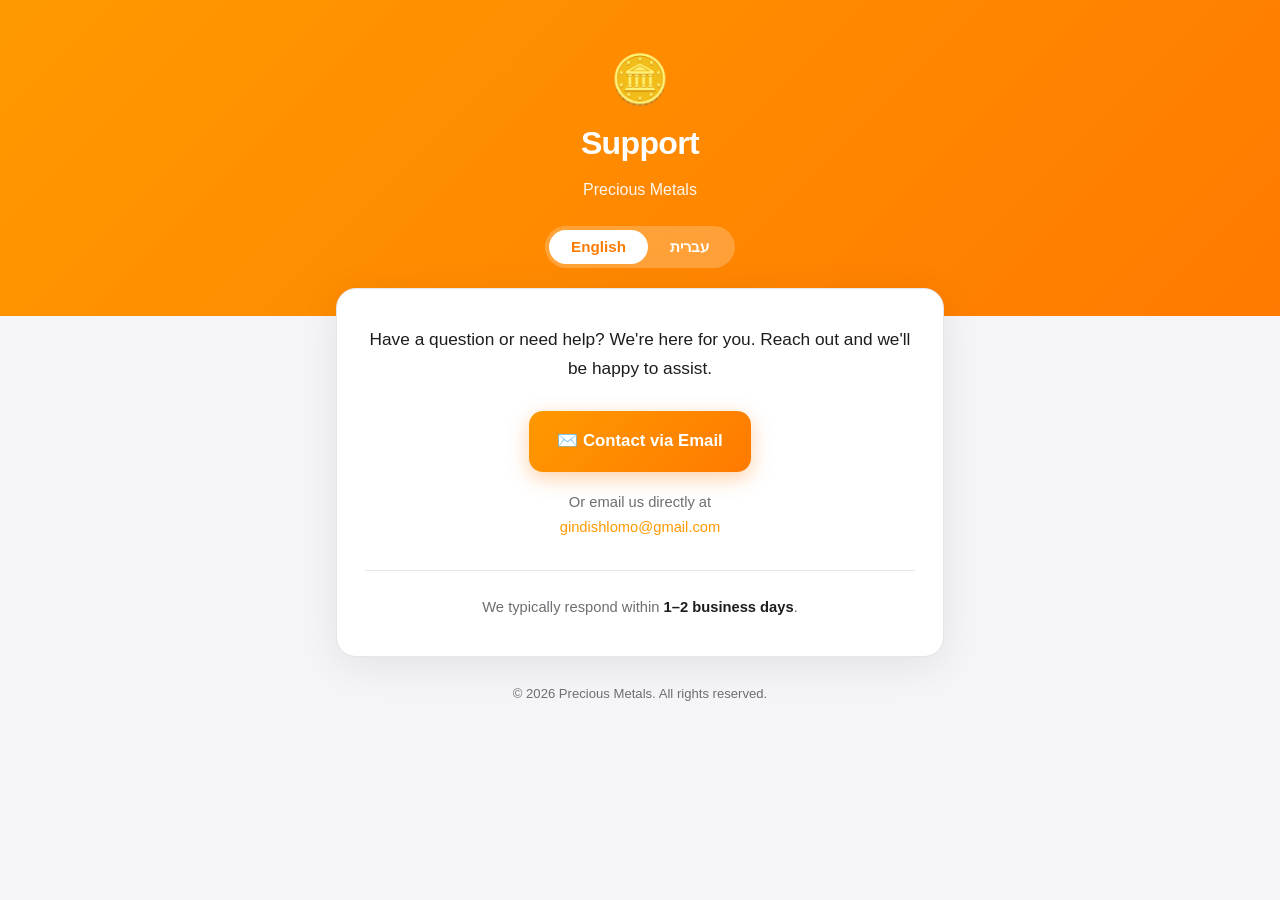
<file: metals-support.html>
<!DOCTYPE html>
<html lang="en">
<head>
<meta charset="utf-8">
<meta name="viewport" content="width=device-width, initial-scale=1">
<title>Support — Precious Metals</title>
<style>
  * { margin: 0; padding: 0; box-sizing: border-box; }
  :root {
    --gold: #ff9900;
    --bg: #f5f5f7;
    --card: #ffffff;
    --text: #1d1d1f;
    --muted: #6e6e73;
    --border: #e5e5ea;
  }
  @media (prefers-color-scheme: dark) {
    :root { --bg: #000000; --card: #1c1c1e; --text: #f5f5f7; --muted: #98989d; --border: #38383a; }
  }
  body {
    font-family: -apple-system, BlinkMacSystemFont, "Segoe UI", Roboto, Helvetica, Arial, sans-serif;
    background: var(--bg); color: var(--text);
    line-height: 1.7; -webkit-font-smoothing: antialiased;
    min-height: 100vh;
  }
  .header {
    background: linear-gradient(135deg, #ff9900 0%, #ff7a00 100%);
    padding: 56px 24px 48px; text-align: center; color: #fff;
  }
  .header .icon { font-size: 3rem; line-height: 1; margin-bottom: 12px; }
  .header h1 { font-size: 2rem; font-weight: 700; letter-spacing: -0.02em; }
  .header p { opacity: 0.92; margin-top: 6px; font-size: 1rem; }
  .toggle {
    display: inline-flex; margin-top: 22px;
    background: rgba(255,255,255,0.22); border-radius: 999px; padding: 4px;
    backdrop-filter: blur(8px);
  }
  .toggle button {
    border: 0; background: transparent; color: #fff; cursor: pointer;
    font-size: 0.95rem; font-weight: 600; padding: 8px 22px; border-radius: 999px;
    transition: all 0.2s ease;
  }
  .toggle button.active { background: #fff; color: #ff7a00; }

  .wrap { max-width: 640px; margin: -28px auto 0; padding: 0 16px 80px; }
  .card {
    background: var(--card); border-radius: 20px; padding: 36px 28px;
    box-shadow: 0 8px 40px rgba(0,0,0,0.08); border: 1px solid var(--border);
    text-align: center;
  }
  .lead { font-size: 1.08rem; margin-bottom: 28px; color: var(--text); }
  .btn {
    display: inline-flex; align-items: center; gap: 10px;
    background: linear-gradient(135deg, #ff9900 0%, #ff7a00 100%);
    color: #fff; text-decoration: none; font-weight: 600; font-size: 1.05rem;
    padding: 16px 28px; border-radius: 14px; transition: transform 0.15s ease, box-shadow 0.15s ease;
    box-shadow: 0 6px 20px rgba(255,122,0,0.35);
  }
  .btn:hover { transform: translateY(-2px); box-shadow: 0 10px 26px rgba(255,122,0,0.45); }
  .email-note { margin-top: 18px; color: var(--muted); font-size: 0.92rem; }
  .email-note a { color: var(--gold); text-decoration: none; }
  .info {
    margin-top: 30px; padding-top: 24px; border-top: 1px solid var(--border);
    color: var(--muted); font-size: 0.92rem;
  }
  .info strong { color: var(--text); }
  .footer { text-align: center; color: var(--muted); font-size: 0.82rem; margin-top: 26px; }

  [lang-block] { display: none; }
  [lang-block].show { display: block; animation: fade 0.3s ease; }
  @keyframes fade { from { opacity: 0; transform: translateY(6px); } to { opacity: 1; transform: none; } }
  section[dir="rtl"] { text-align: center; }
</style>
</head>
<body>

<header class="header">
  <div class="icon">🪙</div>
  <h1 id="title">Support</h1>
  <p id="subtitle">Precious Metals</p>
  <div class="toggle">
    <button id="btn-en" class="active" onclick="setLang('en')">English</button>
    <button id="btn-he" onclick="setLang('he')">עברית</button>
  </div>
</header>

<div class="wrap">
  <div class="card">

    <!-- ENGLISH -->
    <section lang-block lang="en" dir="ltr" class="show">
      <p class="lead">Have a question or need help? We're here for you. Reach out and we'll be happy to assist.</p>
      <a class="btn" href="mailto:gindishlomo@gmail.com?subject=Precious%20Metals%20-%20Support">
        ✉️ Contact via Email
      </a>
      <p class="email-note">Or email us directly at<br><a href="mailto:gindishlomo@gmail.com">gindishlomo@gmail.com</a></p>
      <div class="info">
        <p>We typically respond within <strong>1–2 business days</strong>.</p>
      </div>
    </section>

    <!-- HEBREW -->
    <section lang-block lang="he" dir="rtl">
      <p class="lead">יש לך שאלה או צריך עזרה? אנחנו כאן בשבילך. צור קשר ונשמח לעזור.</p>
      <a class="btn" href="mailto:gindishlomo@gmail.com?subject=Precious%20Metals%20-%20%D7%AA%D7%9E%D7%99%D7%9B%D7%94">
        ✉️ צור קשר במייל
      </a>
      <p class="email-note">או כתבו לנו ישירות לכתובת<br><a href="mailto:gindishlomo@gmail.com">gindishlomo@gmail.com</a></p>
      <div class="info">
        <p>אנו משתדלים להגיב תוך <strong>1–2 ימי עסקים</strong>.</p>
      </div>
    </section>

  </div>
  <p class="footer">© 2026 Precious Metals. All rights reserved.</p>
</div>

<script>
  function setLang(lang) {
    document.querySelectorAll('[lang-block]').forEach(function (el) {
      el.classList.toggle('show', el.getAttribute('lang') === lang);
    });
    document.getElementById('btn-en').classList.toggle('active', lang === 'en');
    document.getElementById('btn-he').classList.toggle('active', lang === 'he');
    document.documentElement.lang = lang;
    document.getElementById('title').textContent = lang === 'he' ? 'תמיכה' : 'Support';
  }
  if ((navigator.language || '').toLowerCase().startsWith('he')) { setLang('he'); }
</script>

</body>
</html>
</file>
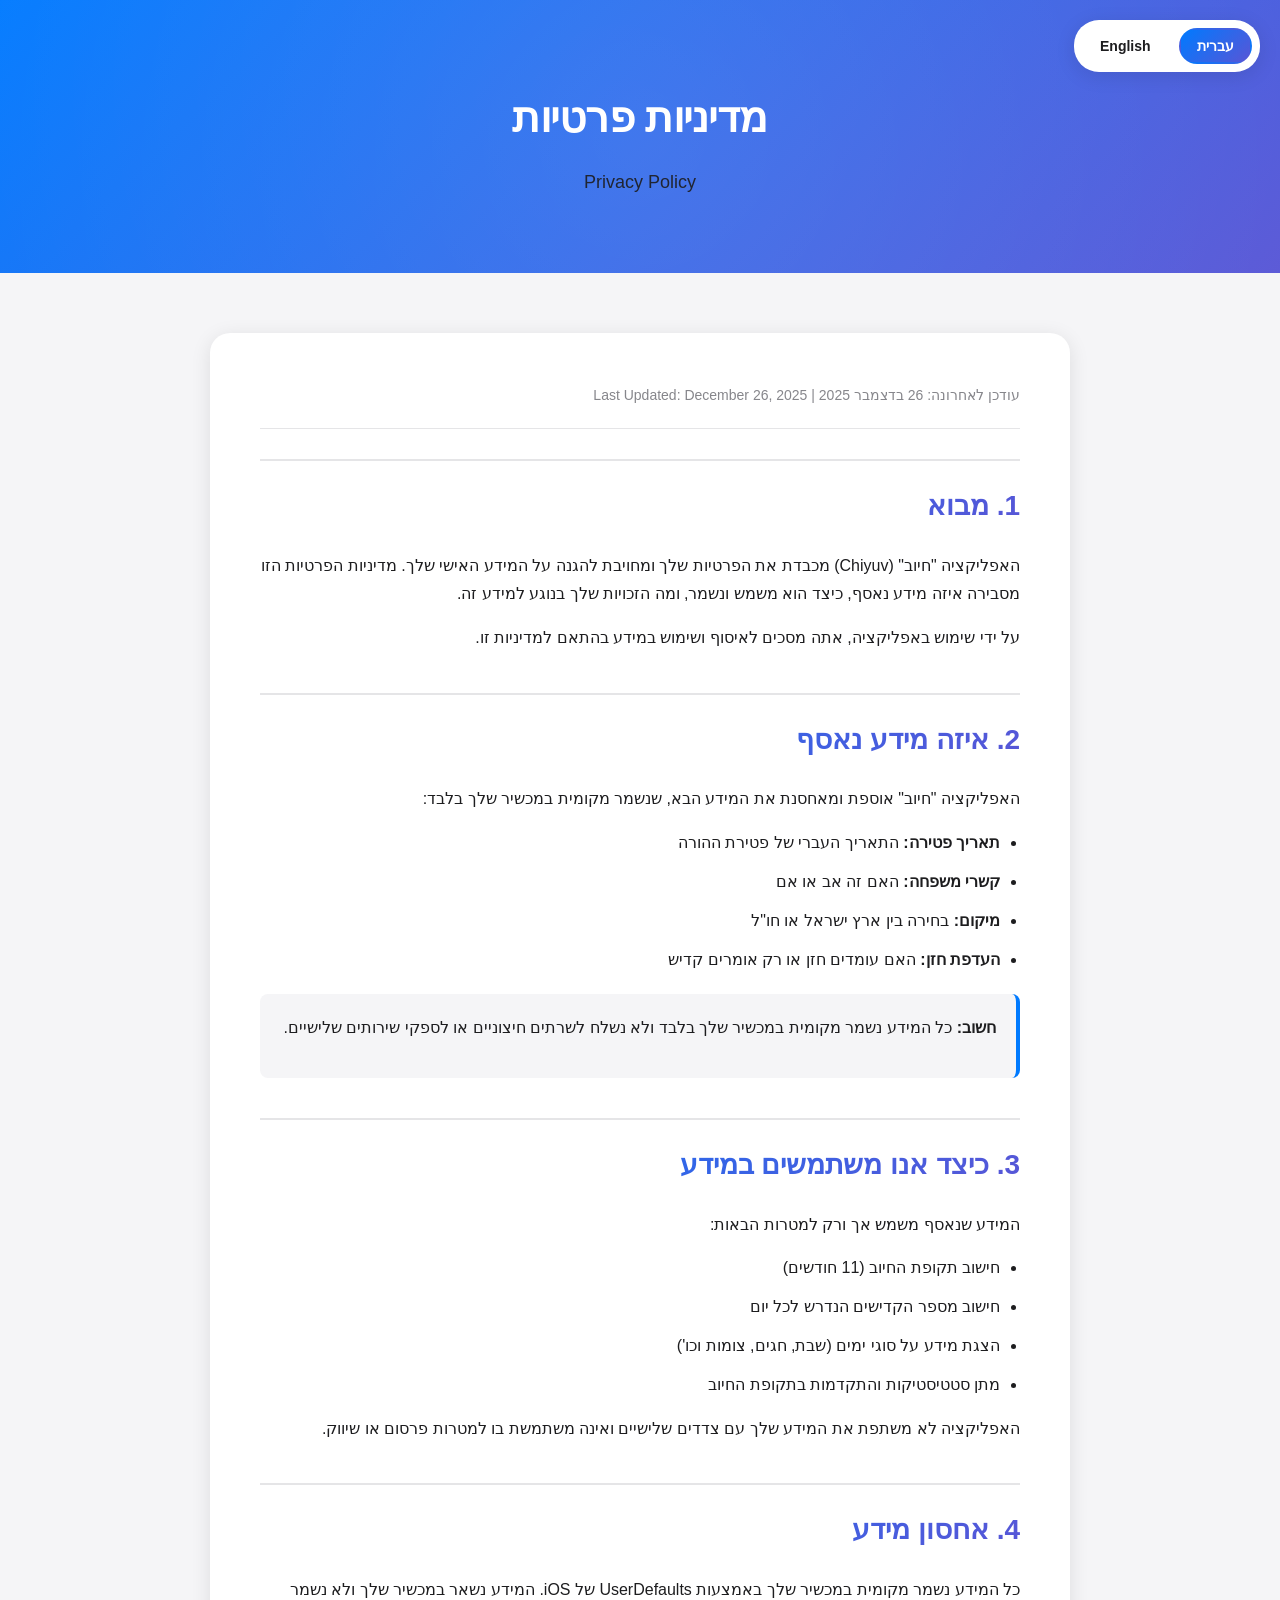
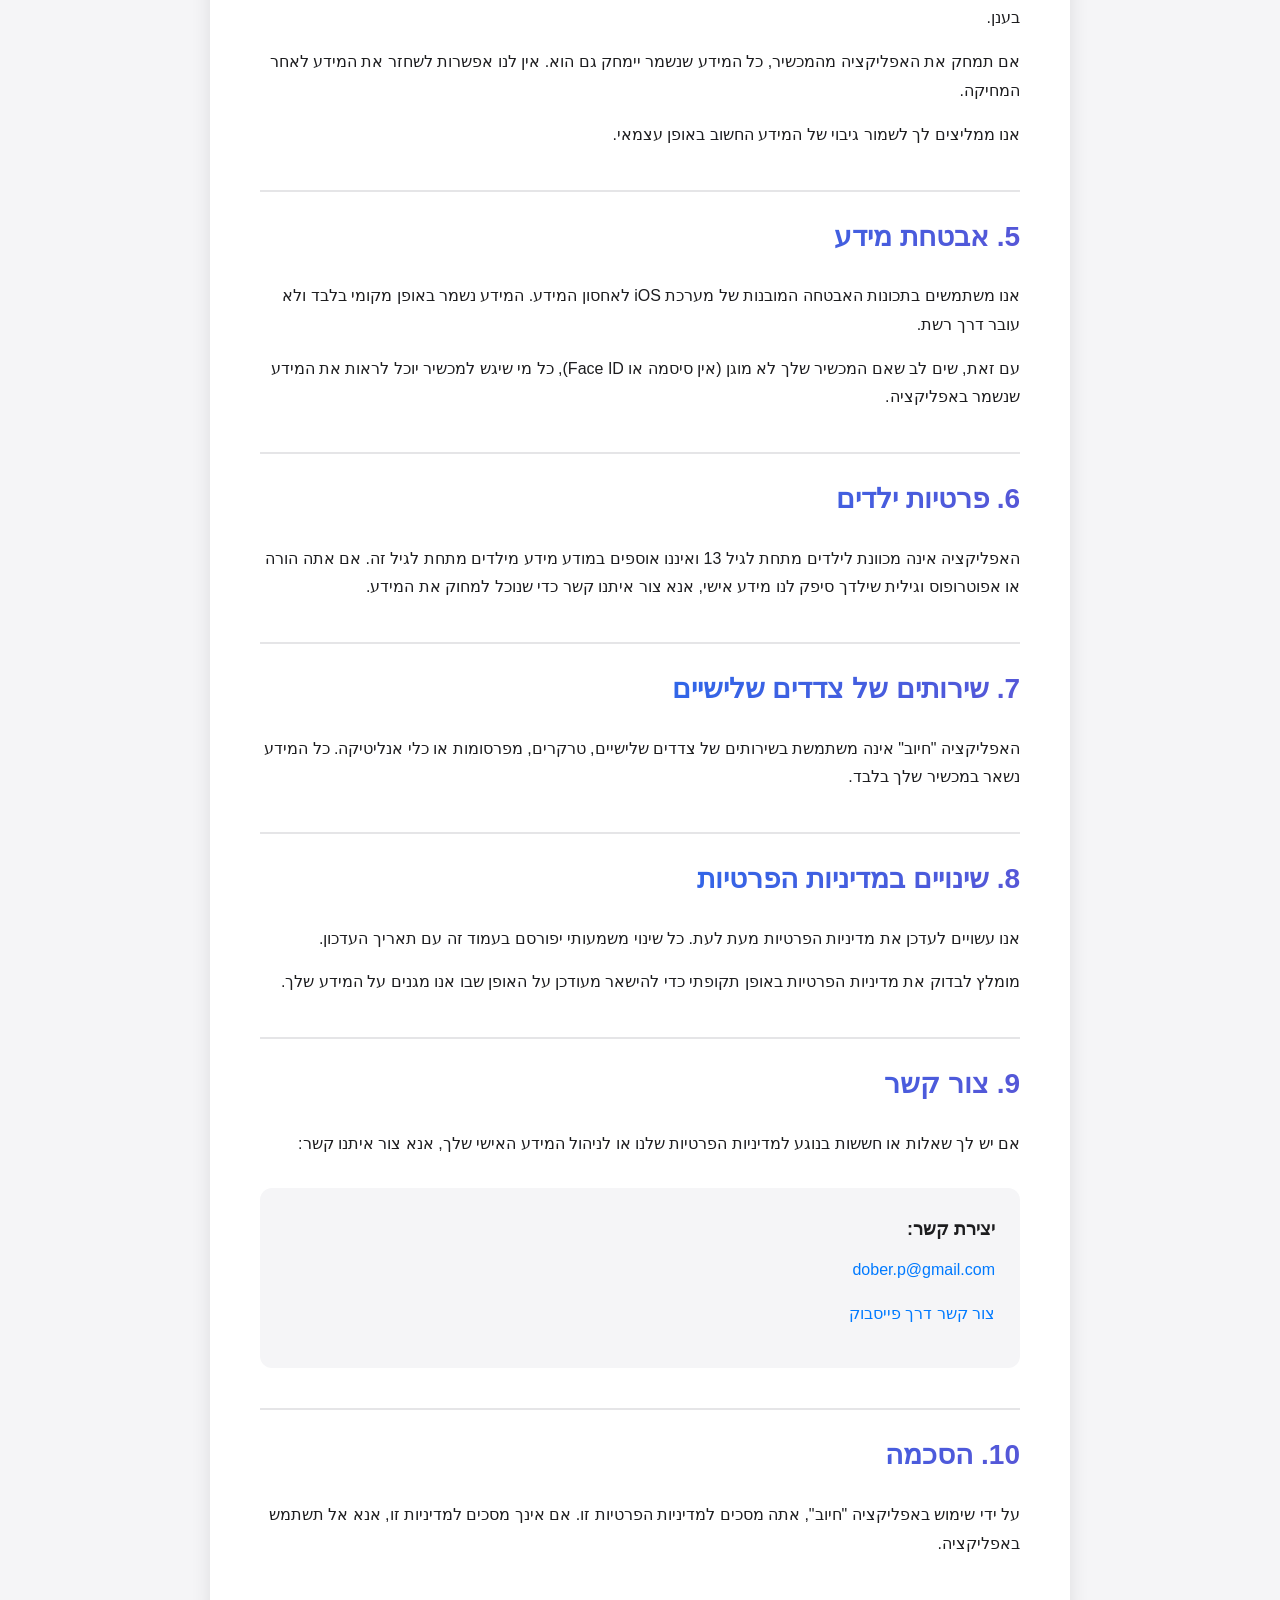
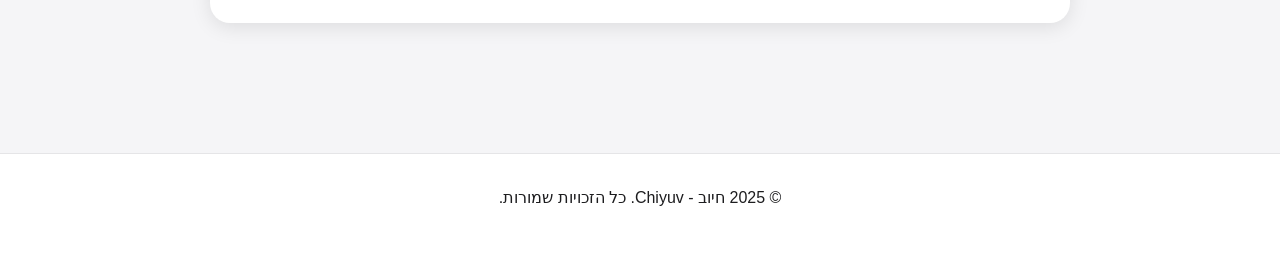
<file: privacy-policy.html>
<!DOCTYPE html>
<html lang="he" dir="rtl">
<head>
    <meta charset="UTF-8">
    <meta name="viewport" content="width=device-width, initial-scale=1.0">
    <title>מדיניות פרטיות - Chiyuv | Privacy Policy</title>
    <style>
        * {
            margin: 0;
            padding: 0;
            box-sizing: border-box;
        }

        :root {
            --primary-blue: #007AFF;
            --accent-purple: #5856D6;
            --gradient: linear-gradient(135deg, #007AFF 0%, #5856D6 100%);
            --text-primary: #1D1D1F;
            --text-secondary: #86868B;
            --bg-light: #F5F5F7;
            --white: #FFFFFF;
            --shadow: 0 4px 20px rgba(0, 0, 0, 0.1);
            --border-color: #E5E5E7;
        }

        body {
            font-family: -apple-system, BlinkMacSystemFont, 'Segoe UI', 'Helvetica Neue', Arial, sans-serif;
            background: var(--bg-light);
            color: var(--text-primary);
            line-height: 1.8;
            min-height: 100vh;
            transition: all 0.3s ease;
        }

        body[dir="ltr"] {
            direction: ltr;
            text-align: left;
        }

        body[dir="rtl"] {
            direction: rtl;
            text-align: right;
        }

        /* Language Selector */
        .lang-selector {
            position: fixed;
            top: 20px;
            left: 20px;
            z-index: 1000;
            display: flex;
            gap: 10px;
            background: var(--white);
            padding: 8px;
            border-radius: 25px;
            box-shadow: var(--shadow);
        }

        body[dir="rtl"] .lang-selector {
            left: auto;
            right: 20px;
        }

        .lang-btn {
            padding: 8px 16px;
            border: 2px solid transparent;
            background: transparent;
            border-radius: 20px;
            cursor: pointer;
            font-weight: 600;
            font-size: 14px;
            transition: all 0.3s;
            color: var(--text-primary);
        }

        .lang-btn.active {
            background: var(--gradient);
            color: var(--white);
            border-color: transparent;
        }

        .lang-btn:hover {
            background: var(--bg-light);
        }

        .lang-btn.active:hover {
            background: var(--gradient);
        }

        /* Header */
        .header {
            background: var(--gradient);
            color: var(--white);
            padding: 80px 20px 60px;
            text-align: center;
            position: relative;
            overflow: hidden;
        }

        .header::before {
            content: '';
            position: absolute;
            top: -50%;
            left: -50%;
            width: 200%;
            height: 200%;
            background: radial-gradient(circle, rgba(255,255,255,0.1) 0%, transparent 70%);
            animation: pulse 15s infinite;
        }

        @keyframes pulse {
            0%, 100% { transform: scale(1); opacity: 0.5; }
            50% { transform: scale(1.1); opacity: 0.8; }
        }

        .header-content {
            position: relative;
            z-index: 1;
        }

        h1 {
            font-size: 42px;
            font-weight: 700;
            margin-bottom: 10px;
            letter-spacing: -0.5px;
        }

        .subtitle {
            font-size: 18px;
            opacity: 0.9;
            font-weight: 300;
        }

        /* Main Content */
        .container {
            max-width: 900px;
            margin: 0 auto;
            padding: 60px 20px;
        }

        .card {
            background: var(--white);
            border-radius: 20px;
            padding: 50px;
            margin-bottom: 30px;
            box-shadow: var(--shadow);
        }

        .last-updated {
            color: var(--text-secondary);
            font-size: 14px;
            margin-bottom: 30px;
            padding-bottom: 20px;
            border-bottom: 1px solid var(--border-color);
        }

        .section {
            margin-bottom: 40px;
        }

        .section:last-child {
            margin-bottom: 0;
        }

        h2 {
            font-size: 28px;
            font-weight: 700;
            margin-bottom: 20px;
            background: var(--gradient);
            -webkit-background-clip: text;
            -webkit-text-fill-color: transparent;
            background-clip: text;
            padding-top: 20px;
            border-top: 2px solid var(--border-color);
        }

        .section:first-child h2 {
            border-top: none;
            padding-top: 0;
        }

        p {
            font-size: 16px;
            color: var(--text-primary);
            margin-bottom: 15px;
        }

        ul, ol {
            margin: 15px 0 15px 30px;
            padding-right: 20px;
        }

        body[dir="ltr"] ul,
        body[dir="ltr"] ol {
            margin-left: 30px;
            margin-right: 0;
            padding-left: 20px;
            padding-right: 0;
        }

        li {
            font-size: 16px;
            color: var(--text-primary);
            margin-bottom: 10px;
            line-height: 1.8;
        }

        .highlight-box {
            background: var(--bg-light);
            border-right: 4px solid var(--primary-blue);
            padding: 20px;
            border-radius: 8px;
            margin: 20px 0;
        }

        body[dir="ltr"] .highlight-box {
            border-right: none;
            border-left: 4px solid var(--primary-blue);
        }

        .contact-info {
            background: var(--bg-light);
            padding: 25px;
            border-radius: 12px;
            margin-top: 30px;
        }

        .contact-info strong {
            display: block;
            margin-bottom: 10px;
            font-size: 18px;
        }

        .contact-info a {
            color: var(--primary-blue);
            text-decoration: none;
        }

        .contact-info a:hover {
            text-decoration: underline;
        }

        /* Back to App Link */
        .back-link {
            display: inline-flex;
            align-items: center;
            gap: 10px;
            color: var(--primary-blue);
            text-decoration: none;
            margin-bottom: 30px;
            font-weight: 600;
            transition: all 0.3s;
        }

        .back-link:hover {
            gap: 15px;
        }

        /* Footer */
        .footer {
            background: var(--white);
            padding: 30px 20px;
            text-align: center;
            color: var(--text-secondary);
            border-top: 1px solid var(--border-color);
            margin-top: 40px;
        }

        /* Responsive */
        @media (max-width: 768px) {
            h1 {
                font-size: 32px;
            }

            .card {
                padding: 30px 20px;
            }

            h2 {
                font-size: 24px;
            }

            .lang-selector {
                top: 10px;
                right: 10px;
                left: auto;
            }

            body[dir="rtl"] .lang-selector {
                left: 10px;
                right: auto;
            }
        }
    </style>
</head>
<body dir="rtl">
    <!-- Language Selector -->
    <div class="lang-selector">
        <button class="lang-btn active" onclick="setLanguage('he')">עברית</button>
        <button class="lang-btn" onclick="setLanguage('en')">English</button>
    </div>

    <!-- Header -->
    <div class="header">
        <div class="header-content">
            <h1 data-i18n="title">מדיניות פרטיות</h1>
            <p class="subtitle" data-i18n="subtitle">Privacy Policy</p>
        </div>
    </div>

    <!-- Main Content -->
    <div class="container">
        <div class="card">
            <p class="last-updated" data-i18n="lastUpdated">עודכן לאחרונה: 26 בדצמבר 2025 | Last Updated: December 26, 2025</p>

            <!-- Introduction -->
            <div class="section">
                <h2 data-i18n="introTitle">1. מבוא</h2>
                <p data-i18n="introText1">
                    האפליקציה "חיוב" (Chiyuv) מכבדת את הפרטיות שלך ומחויבת להגנה על המידע האישי שלך. 
                    מדיניות הפרטיות הזו מסבירה איזה מידע נאסף, כיצד הוא משמש ונשמר, ומה הזכויות שלך בנוגע למידע זה.
                </p>
                <p data-i18n="introText2">
                    על ידי שימוש באפליקציה, אתה מסכים לאיסוף ושימוש במידע בהתאם למדיניות זו.
                </p>
            </div>

            <!-- Information We Collect -->
            <div class="section">
                <h2 data-i18n="collectTitle">2. איזה מידע נאסף</h2>
                <p data-i18n="collectText">
                    האפליקציה "חיוב" אוספת ומאחסנת את המידע הבא, שנשמר מקומית במכשיר שלך בלבד:
                </p>
                <ul>
                    <li data-i18n="collectItem1"><strong>תאריך פטירה:</strong> התאריך העברי של פטירת ההורה</li>
                    <li data-i18n="collectItem2"><strong>קשרי משפחה:</strong> האם זה אב או אם</li>
                    <li data-i18n="collectItem3"><strong>מיקום:</strong> בחירה בין ארץ ישראל או חו"ל</li>
                    <li data-i18n="collectItem4"><strong>העדפת חזן:</strong> האם עומדים חזן או רק אומרים קדיש</li>
                </ul>
                <div class="highlight-box">
                    <p data-i18n="collectNote">
                        <strong>חשוב:</strong> כל המידע נשמר מקומית במכשיר שלך בלבד ולא נשלח לשרתים חיצוניים או לספקי שירותים שלישיים.
                    </p>
                </div>
            </div>

            <!-- How We Use Information -->
            <div class="section">
                <h2 data-i18n="useTitle">3. כיצד אנו משתמשים במידע</h2>
                <p data-i18n="useText">
                    המידע שנאסף משמש אך ורק למטרות הבאות:
                </p>
                <ul>
                    <li data-i18n="useItem1">חישוב תקופת החיוב (11 חודשים)</li>
                    <li data-i18n="useItem2">חישוב מספר הקדישים הנדרש לכל יום</li>
                    <li data-i18n="useItem3">הצגת מידע על סוגי ימים (שבת, חגים, צומות וכו')</li>
                    <li data-i18n="useItem4">מתן סטטיסטיקות והתקדמות בתקופת החיוב</li>
                </ul>
                <p data-i18n="useText2">
                    האפליקציה לא משתפת את המידע שלך עם צדדים שלישיים ואינה משתמשת בו למטרות פרסום או שיווק.
                </p>
            </div>

            <!-- Data Storage -->
            <div class="section">
                <h2 data-i18n="storageTitle">4. אחסון מידע</h2>
                <p data-i18n="storageText1">
                    כל המידע נשמר מקומית במכשיר שלך באמצעות UserDefaults של iOS. המידע נשאר במכשיר שלך ולא נשמר בענן.
                </p>
                <p data-i18n="storageText2">
                    אם תמחק את האפליקציה מהמכשיר, כל המידע שנשמר יימחק גם הוא. אין לנו אפשרות לשחזר את המידע לאחר המחיקה.
                </p>
                <p data-i18n="storageText3">
                    אנו ממליצים לך לשמור גיבוי של המידע החשוב באופן עצמאי.
                </p>
            </div>

            <!-- Data Security -->
            <div class="section">
                <h2 data-i18n="securityTitle">5. אבטחת מידע</h2>
                <p data-i18n="securityText1">
                    אנו משתמשים בתכונות האבטחה המובנות של מערכת iOS לאחסון המידע. המידע נשמר באופן מקומי בלבד ולא עובר דרך רשת.
                </p>
                <p data-i18n="securityText2">
                    עם זאת, שים לב שאם המכשיר שלך לא מוגן (אין סיסמה או Face ID), כל מי שיגש למכשיר יוכל לראות את המידע שנשמר באפליקציה.
                </p>
            </div>

            <!-- Children's Privacy -->
            <div class="section">
                <h2 data-i18n="childrenTitle">6. פרטיות ילדים</h2>
                <p data-i18n="childrenText">
                    האפליקציה אינה מכוונת לילדים מתחת לגיל 13 ואיננו אוספים במודע מידע מילדים מתחת לגיל זה.
                    אם אתה הורה או אפוטרופוס וגילית שילדך סיפק לנו מידע אישי, אנא צור איתנו קשר כדי שנוכל למחוק את המידע.
                </p>
            </div>

            <!-- Third-Party Services -->
            <div class="section">
                <h2 data-i18n="thirdPartyTitle">7. שירותים של צדדים שלישיים</h2>
                <p data-i18n="thirdPartyText">
                    האפליקציה "חיוב" אינה משתמשת בשירותים של צדדים שלישיים, טרקרים, מפרסומות או כלי אנליטיקה. 
                    כל המידע נשאר במכשיר שלך בלבד.
                </p>
            </div>

            <!-- Changes to Privacy Policy -->
            <div class="section">
                <h2 data-i18n="changesTitle">8. שינויים במדיניות הפרטיות</h2>
                <p data-i18n="changesText1">
                    אנו עשויים לעדכן את מדיניות הפרטיות מעת לעת. כל שינוי משמעותי יפורסם בעמוד זה עם תאריך העדכון.
                </p>
                <p data-i18n="changesText2">
                    מומלץ לבדוק את מדיניות הפרטיות באופן תקופתי כדי להישאר מעודכן על האופן שבו אנו מגנים על המידע שלך.
                </p>
            </div>

            <!-- Contact -->
            <div class="section">
                <h2 data-i18n="contactTitle">9. צור קשר</h2>
                <p data-i18n="contactText">
                    אם יש לך שאלות או חששות בנוגע למדיניות הפרטיות שלנו או לניהול המידע האישי שלך, אנא צור איתנו קשר:
                </p>
                <div class="contact-info">
                    <strong data-i18n="contactLabel">יצירת קשר:</strong>
                    <p>
                        <a href="mailto:your-email@example.com">dober.p@gmail.com</a>
                    </p>
                    <p style="margin-top: 15px;">
                        <a href="https://www.facebook.com/dober.persiko" target="_blank" data-i18n="contactFacebook">צור קשר דרך פייסבוק</a>
                    </p>
                </div>
            </div>

            <!-- Consent -->
            <div class="section">
                <h2 data-i18n="consentTitle">10. הסכמה</h2>
                <p data-i18n="consentText">
                    על ידי שימוש באפליקציה "חיוב", אתה מסכים למדיניות הפרטיות זו. אם אינך מסכים למדיניות זו, אנא אל תשתמש באפליקציה.
                </p>
            </div>
        </div>
    </div>

    <!-- Footer -->
    <div class="footer">
        <p data-i18n="footerText">© 2025 חיוב - Chiyuv. כל הזכויות שמורות.</p>
    </div>

    <script>
        // Translations
        const translations = {
            he: {
                title: "מדיניות פרטיות",
                subtitle: "Privacy Policy",
                lastUpdated: "עודכן לאחרונה: 26 בדצמבר 2025 | Last Updated: December 26, 2025",
                introTitle: "1. מבוא",
                introText1: "האפליקציה \"חיוב\" (Chiyuv) מכבדת את הפרטיות שלך ומחויבת להגנה על המידע האישי שלך. מדיניות הפרטיות הזו מסבירה איזה מידע נאסף, כיצד הוא משמש ונשמר, ומה הזכויות שלך בנוגע למידע זה.",
                introText2: "על ידי שימוש באפליקציה, אתה מסכים לאיסוף ושימוש במידע בהתאם למדיניות זו.",
                collectTitle: "2. איזה מידע נאסף",
                collectText: "האפליקציה \"חיוב\" אוספת ומאחסנת את המידע הבא, שנשמר מקומית במכשיר שלך בלבד:",
                collectItem1: "<strong>תאריך פטירה:</strong> התאריך העברי של פטירת ההורה",
                collectItem2: "<strong>קשרי משפחה:</strong> האם זה אב או אם",
                collectItem3: "<strong>מיקום:</strong> בחירה בין ארץ ישראל או חו\"ל",
                collectItem4: "<strong>העדפת חזן:</strong> האם עומדים חזן או רק אומרים קדיש",
                collectNote: "<strong>חשוב:</strong> כל המידע נשמר מקומית במכשיר שלך בלבד ולא נשלח לשרתים חיצוניים או לספקי שירותים שלישיים.",
                useTitle: "3. כיצד אנו משתמשים במידע",
                useText: "המידע שנאסף משמש אך ורק למטרות הבאות:",
                useItem1: "חישוב תקופת החיוב (11 חודשים)",
                useItem2: "חישוב מספר הקדישים הנדרש לכל יום",
                useItem3: "הצגת מידע על סוגי ימים (שבת, חגים, צומות וכו')",
                useItem4: "מתן סטטיסטיקות והתקדמות בתקופת החיוב",
                useText2: "האפליקציה לא משתפת את המידע שלך עם צדדים שלישיים ואינה משתמשת בו למטרות פרסום או שיווק.",
                storageTitle: "4. אחסון מידע",
                storageText1: "כל המידע נשמר מקומית במכשיר שלך באמצעות UserDefaults של iOS. המידע נשאר במכשיר שלך ולא נשמר בענן.",
                storageText2: "אם תמחק את האפליקציה מהמכשיר, כל המידע שנשמר יימחק גם הוא. אין לנו אפשרות לשחזר את המידע לאחר המחיקה.",
                storageText3: "אנו ממליצים לך לשמור גיבוי של המידע החשוב באופן עצמאי.",
                securityTitle: "5. אבטחת מידע",
                securityText1: "אנו משתמשים בתכונות האבטחה המובנות של מערכת iOS לאחסון המידע. המידע נשמר באופן מקומי בלבד ולא עובר דרך רשת.",
                securityText2: "עם זאת, שים לב שאם המכשיר שלך לא מוגן (אין סיסמה או Face ID), כל מי שיגש למכשיר יוכל לראות את המידע שנשמר באפליקציה.",
                childrenTitle: "6. פרטיות ילדים",
                childrenText: "האפליקציה אינה מכוונת לילדים מתחת לגיל 13 ואיננו אוספים במודע מידע מילדים מתחת לגיל זה. אם אתה הורה או אפוטרופוס וגילית שילדך סיפק לנו מידע אישי, אנא צור איתנו קשר כדי שנוכל למחוק את המידע.",
                thirdPartyTitle: "7. שירותים של צדדים שלישיים",
                thirdPartyText: "האפליקציה \"חיוב\" אינה משתמשת בשירותים של צדדים שלישיים, טרקרים, מפרסומות או כלי אנליטיקה. כל המידע נשאר במכשיר שלך בלבד.",
                changesTitle: "8. שינויים במדיניות הפרטיות",
                changesText1: "אנו עשויים לעדכן את מדיניות הפרטיות מעת לעת. כל שינוי משמעותי יפורסם בעמוד זה עם תאריך העדכון.",
                changesText2: "מומלץ לבדוק את מדיניות הפרטיות באופן תקופתי כדי להישאר מעודכן על האופן שבו אנו מגנים על המידע שלך.",
                contactTitle: "9. צור קשר",
                contactText: "אם יש לך שאלות או חששות בנוגע למדיניות הפרטיות שלנו או לניהול המידע האישי שלך, אנא צור איתנו קשר:",
                contactLabel: "יצירת קשר:",
                contactFacebook: "צור קשר דרך פייסבוק",
                consentTitle: "10. הסכמה",
                consentText: "על ידי שימוש באפליקציה \"חיוב\", אתה מסכים למדיניות הפרטיות זו. אם אינך מסכים למדיניות זו, אנא אל תשתמש באפליקציה.",
                footerText: "© 2025 חיוב - Chiyuv. כל הזכויות שמורות."
            },
            en: {
                title: "Privacy Policy",
                subtitle: "מדיניות פרטיות",
                lastUpdated: "Last Updated: December 26, 2025 | עודכן לאחרונה: 26 בדצמבר 2025",
                introTitle: "1. Introduction",
                introText1: "The \"Chiyuv\" app respects your privacy and is committed to protecting your personal information. This privacy policy explains what information is collected, how it is used and stored, and what your rights are regarding this information.",
                introText2: "By using the app, you agree to the collection and use of information in accordance with this policy.",
                collectTitle: "2. Information We Collect",
                collectText: "The \"Chiyuv\" app collects and stores the following information, which is stored locally on your device only:",
                collectItem1: "<strong>Death Date:</strong> The Hebrew date of the parent's passing",
                collectItem2: "<strong>Family Relationship:</strong> Whether it's a father or mother",
                collectItem3: "<strong>Location:</strong> Choice between Israel or abroad",
                collectItem4: "<strong>Chazan Preference:</strong> Whether standing as Chazan or only reciting Kaddish",
                collectNote: "<strong>Important:</strong> All information is stored locally on your device only and is not sent to external servers or third-party service providers.",
                useTitle: "3. How We Use Information",
                useText: "The information collected is used solely for the following purposes:",
                useItem1: "Calculating the obligation period (11 months)",
                useItem2: "Calculating the required number of Kaddish prayers for each day",
                useItem3: "Displaying information about day types (Shabbat, holidays, fast days, etc.)",
                useItem4: "Providing statistics and progress for the obligation period",
                useText2: "The app does not share your information with third parties and does not use it for advertising or marketing purposes.",
                storageTitle: "4. Data Storage",
                storageText1: "All information is stored locally on your device using iOS UserDefaults. The information remains on your device and is not stored in the cloud.",
                storageText2: "If you delete the app from your device, all stored information will also be deleted. We cannot recover the information after deletion.",
                storageText3: "We recommend that you keep a backup of important information independently.",
                securityTitle: "5. Data Security",
                securityText1: "We use the built-in security features of the iOS system to store information. The information is stored locally only and does not go through a network.",
                securityText2: "However, please note that if your device is not protected (no password or Face ID), anyone who accesses the device will be able to see the information stored in the app.",
                childrenTitle: "6. Children's Privacy",
                childrenText: "The app is not intended for children under the age of 13 and we do not knowingly collect information from children under this age. If you are a parent or guardian and discover that your child has provided us with personal information, please contact us so we can delete the information.",
                thirdPartyTitle: "7. Third-Party Services",
                thirdPartyText: "The \"Chiyuv\" app does not use third-party services, trackers, advertisements, or analytics tools. All information remains on your device only.",
                changesTitle: "8. Changes to Privacy Policy",
                changesText1: "We may update the privacy policy from time to time. Any significant changes will be posted on this page with the update date.",
                changesText2: "It is recommended to periodically check the privacy policy to stay updated on how we protect your information.",
                contactTitle: "9. Contact Us",
                contactText: "If you have questions or concerns regarding our privacy policy or the management of your personal information, please contact us:",
                contactLabel: "Contact:",
                contactFacebook: "Contact us on Facebook",
                consentTitle: "10. Consent",
                consentText: "By using the \"Chiyuv\" app, you agree to this privacy policy. If you do not agree to this policy, please do not use the app.",
                footerText: "© 2025 Chiyuv. All rights reserved."
            }
        };

        // Language management
        function setLanguage(lang) {
            // Update HTML direction and lang
            document.documentElement.lang = lang;
            document.body.dir = lang === 'he' ? 'rtl' : 'ltr';
            
            // Update language buttons
            document.querySelectorAll('.lang-btn').forEach(btn => {
                btn.classList.remove('active');
            });
            event.target.classList.add('active');
            
            // Update all text elements
            document.querySelectorAll('[data-i18n]').forEach(element => {
                const key = element.getAttribute('data-i18n');
                if (translations[lang] && translations[lang][key]) {
                    element.innerHTML = translations[lang][key];
                }
            });
            
            // Save preference
            localStorage.setItem('preferredLanguage', lang);
        }

        // Load saved language preference
        window.addEventListener('DOMContentLoaded', () => {
            const savedLang = localStorage.getItem('preferredLanguage') || 'he';
            const langBtn = savedLang === 'he' 
                ? document.querySelector('.lang-btn:first-child')
                : document.querySelector('.lang-btn:last-child');
            if (langBtn) {
                langBtn.click();
            }
        });
    </script>
</body>
</html>
</file>
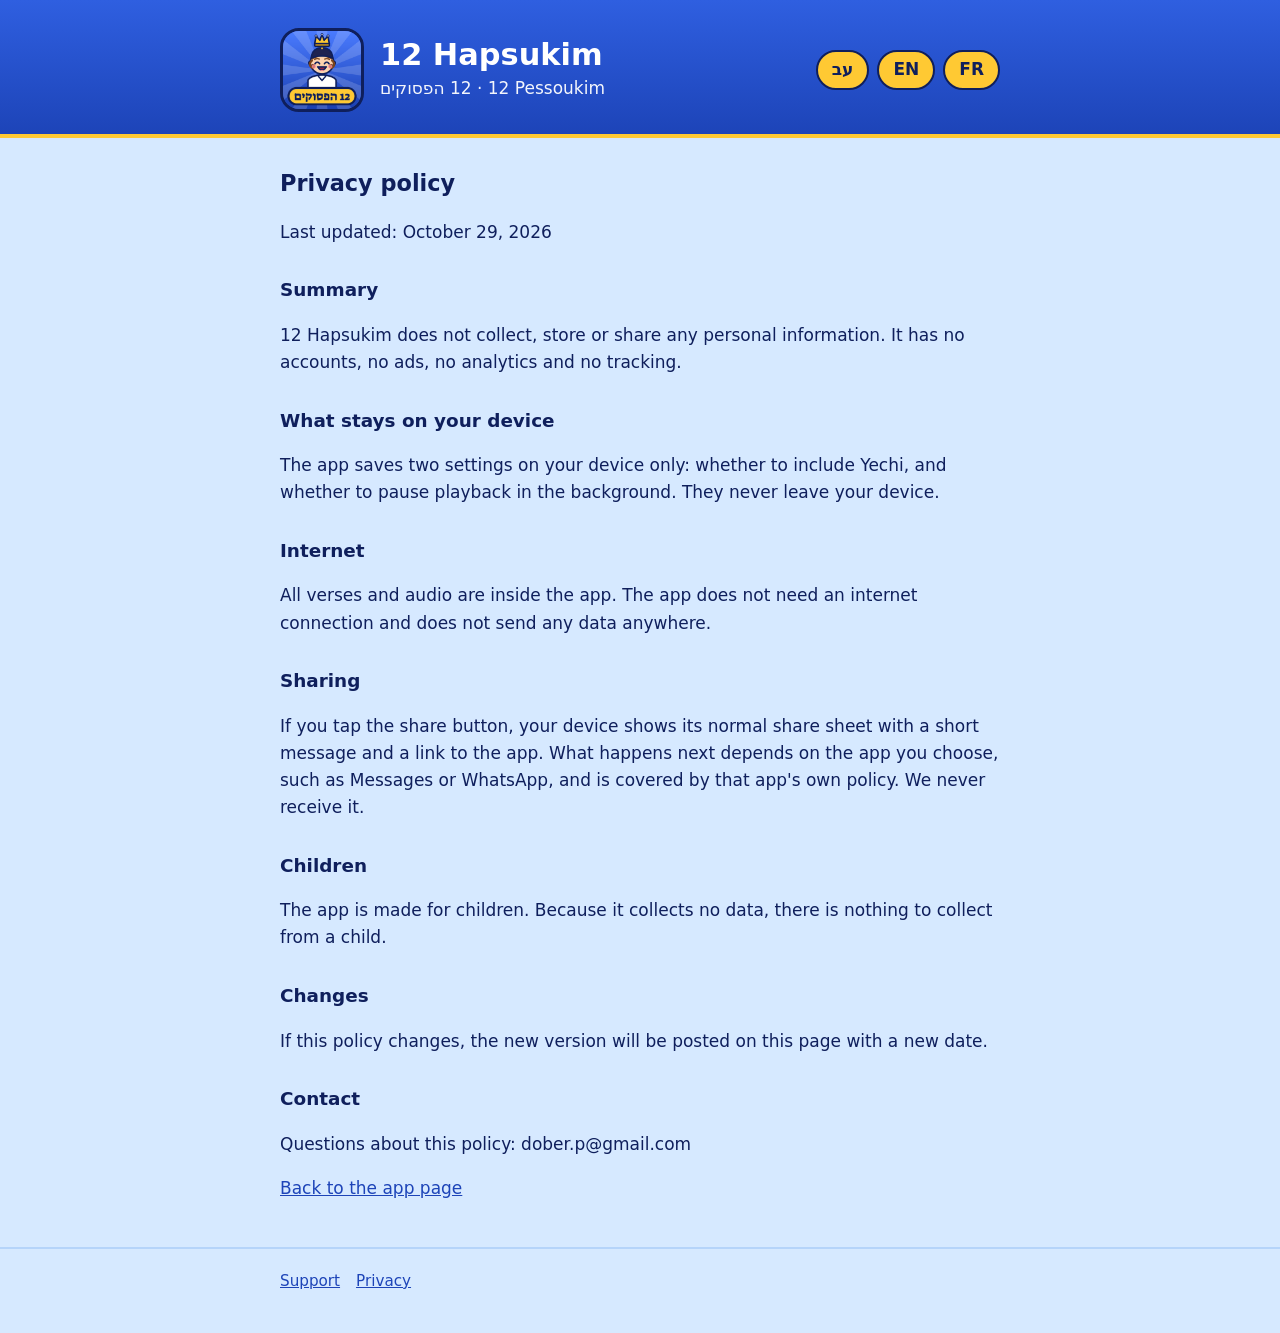
<file: hapsukim/privacy.html>
<!doctype html><html lang="en"><head><meta charset="utf-8"><meta name="viewport" content="width=device-width,initial-scale=1"><title>12 Hapsukim · Privacy</title><meta name="color-scheme" content="light"><style>*{box-sizing:border-box}body{margin:0;font:17px/1.6 system-ui,-apple-system,'Segoe UI',Arial,sans-serif;color:#0F1F5C;background:#D6E9FF}
a{color:#1D44B8}.wrap{max-width:760px;margin:0 auto;padding:0 20px}
header{background:linear-gradient(180deg,#2F5FE0,#1D44B8);color:#fff;padding:28px 0 22px;border-bottom:4px solid #FFC933}
header .wrap{display:flex;align-items:center;gap:16px;flex-wrap:wrap}header img{width:84px;height:84px;border-radius:19px;border:3px solid #0F1F5C}
header h1{margin:0;font-size:1.9rem;line-height:1.15}header p{margin:2px 0 0;opacity:.95}
nav{margin-inline-start:auto;display:flex;gap:8px}nav a{color:#0F1F5C;background:#FFC933;border:2px solid #0F1F5C;border-radius:99px;padding:4px 14px;text-decoration:none;font-weight:700}
section.lang{padding:28px 0;border-bottom:2px solid #B5D4FA}section.lang:last-of-type{border-bottom:0}
h2{font-size:1.4rem;margin:1.6em 0 .4em}.shots{display:flex;gap:14px;flex-wrap:wrap;margin:18px 0}.shots img{width:min(46%,240px);height:auto;border-radius:18px;border:3px solid #0F1F5C}
.card{background:#fff;border:3px solid #0F1F5C;border-radius:20px;padding:14px 18px;margin:12px 0;box-shadow:0 4px 0 #0F1F5C}.card h3{margin:0 0 4px;font-size:1.05rem}.card p{margin:0}
.mail{display:inline-block;background:#FFC933;border:3px solid #0F1F5C;border-radius:99px;padding:6px 18px;font-weight:700;color:#0F1F5C;text-decoration:none;direction:ltr}
footer{padding:20px 0 40px;font-size:.95rem}footer a{margin-inline-end:16px}
</style></head><body><header><div class="wrap"><img src="img/icon.png" alt=""><div><h1>12 Hapsukim</h1><p><bdi lang="he" dir="rtl">12 הפסוקים</bdi> · 12 Pessoukim</p></div><nav aria-label="Language"><a href="#he">עב</a><a href="#en">EN</a><a href="#fr">FR</a></nav></div></header><main><section class="lang" id="he" lang="he" dir="rtl"><div class="wrap"><h2 style="margin-top:0">מדיניות פרטיות</h2><p>עודכן לאחרונה: 29 באוקטובר 2026</p><h2 style="font-size:1.15rem">בקצרה</h2><p>האפליקציה 12 הפסוקים אינה אוספת, שומרת או משתפת מידע אישי כלשהו. אין בה חשבונות, פרסומות, ניתוח שימוש או מעקב.</p><h2 style="font-size:1.15rem">מה נשאר במכשיר שלך</h2><p>האפליקציה שומרת במכשיר בלבד שתי הגדרות: האם לכלול את &quot;יחי&quot;, והאם להשהות את ההשמעה ברקע. הן לא יוצאות מהמכשיר.</p><h2 style="font-size:1.15rem">אינטרנט</h2><p>כל הפסוקים וההקלטות נמצאים בתוך האפליקציה. היא לא צריכה חיבור לאינטרנט ולא שולחת מידע לשום מקום.</p><h2 style="font-size:1.15rem">שיתוף</h2><p>כשלוחצים על כפתור השיתוף, המכשיר מציג את חלון השיתוף הרגיל שלו עם הודעה קצרה וקישור לאפליקציה. מה שקורה אחר כך תלוי באפליקציה שבחרתם, כמו הודעות או WhatsApp, וחלה עליו המדיניות שלה. אנחנו לא מקבלים את המידע הזה.</p><h2 style="font-size:1.15rem">ילדים</h2><p>האפליקציה נעשתה לילדים. מכיוון שהיא לא אוספת מידע, אין מה לאסוף מילד.</p><h2 style="font-size:1.15rem">שינויים</h2><p>אם המדיניות תשתנה, הגרסה החדשה תפורסם בעמוד הזה עם תאריך חדש.</p><h2 style="font-size:1.15rem">יצירת קשר</h2><p>שאלות על המדיניות: dober.p@gmail.com</p><p><a href="index.html#he">חזרה לעמוד האפליקציה</a></p></div></section><section class="lang" id="en" lang="en" dir="ltr"><div class="wrap"><h2 style="margin-top:0">Privacy policy</h2><p>Last updated: October 29, 2026</p><h2 style="font-size:1.15rem">Summary</h2><p>12 Hapsukim does not collect, store or share any personal information. It has no accounts, no ads, no analytics and no tracking.</p><h2 style="font-size:1.15rem">What stays on your device</h2><p>The app saves two settings on your device only: whether to include Yechi, and whether to pause playback in the background. They never leave your device.</p><h2 style="font-size:1.15rem">Internet</h2><p>All verses and audio are inside the app. The app does not need an internet connection and does not send any data anywhere.</p><h2 style="font-size:1.15rem">Sharing</h2><p>If you tap the share button, your device shows its normal share sheet with a short message and a link to the app. What happens next depends on the app you choose, such as Messages or WhatsApp, and is covered by that app&#x27;s own policy. We never receive it.</p><h2 style="font-size:1.15rem">Children</h2><p>The app is made for children. Because it collects no data, there is nothing to collect from a child.</p><h2 style="font-size:1.15rem">Changes</h2><p>If this policy changes, the new version will be posted on this page with a new date.</p><h2 style="font-size:1.15rem">Contact</h2><p>Questions about this policy: dober.p@gmail.com</p><p><a href="index.html#en">Back to the app page</a></p></div></section><section class="lang" id="fr" lang="fr" dir="ltr"><div class="wrap"><h2 style="margin-top:0">Politique de confidentialité</h2><p>Dernière mise à jour: 29 octobre 2026</p><h2 style="font-size:1.15rem">En bref</h2><p>12 Pessoukim ne collecte, ne conserve et ne partage aucune information personnelle. Il n&#x27;y a ni compte, ni publicité, ni statistiques, ni suivi.</p><h2 style="font-size:1.15rem">Ce qui reste sur votre appareil</h2><p>L&#x27;application enregistre uniquement sur votre appareil deux réglages : inclure ou non Yéhi, et mettre ou non la lecture en pause en arrière-plan. Ils ne quittent jamais votre appareil.</p><h2 style="font-size:1.15rem">Internet</h2><p>Tous les versets et tout l&#x27;audio sont dans l&#x27;application. Elle n&#x27;a pas besoin de connexion internet et n&#x27;envoie aucune donnée nulle part.</p><h2 style="font-size:1.15rem">Partage</h2><p>Si vous touchez le bouton de partage, votre appareil affiche sa fenêtre de partage habituelle avec un court message et un lien vers l&#x27;application. La suite dépend de l&#x27;application que vous choisissez, comme Messages ou WhatsApp, et relève de sa propre politique. Nous ne recevons rien.</p><h2 style="font-size:1.15rem">Enfants</h2><p>L&#x27;application est faite pour les enfants. Comme elle ne collecte aucune donnée, il n&#x27;y a rien à collecter auprès d&#x27;un enfant.</p><h2 style="font-size:1.15rem">Modifications</h2><p>Si cette politique change, la nouvelle version sera publiée sur cette page avec une nouvelle date.</p><h2 style="font-size:1.15rem">Contact</h2><p>Questions sur cette politique : dober.p@gmail.com</p><p><a href="index.html#fr">Retour à la page de l&#x27;application</a></p></div></section></main><footer><div class="wrap"><a href="index.html">Support</a><a href="privacy.html">Privacy</a></div></footer><script>(function(){var l=(navigator.language||'en').slice(0,2),h=location.hash.replace('#','');var want=['he','en','fr'].indexOf(h)>=0?h:(['he','fr'].indexOf(l)>=0?l:'en');document.querySelectorAll('section.lang').forEach(function(s){s.hidden=s.lang!==want});window.addEventListener('hashchange',function(){var x=location.hash.replace('#','');if(['he','en','fr'].indexOf(x)>=0)document.querySelectorAll('section.lang').forEach(function(s){s.hidden=s.lang!==x})})})();</script></body></html>
</file>
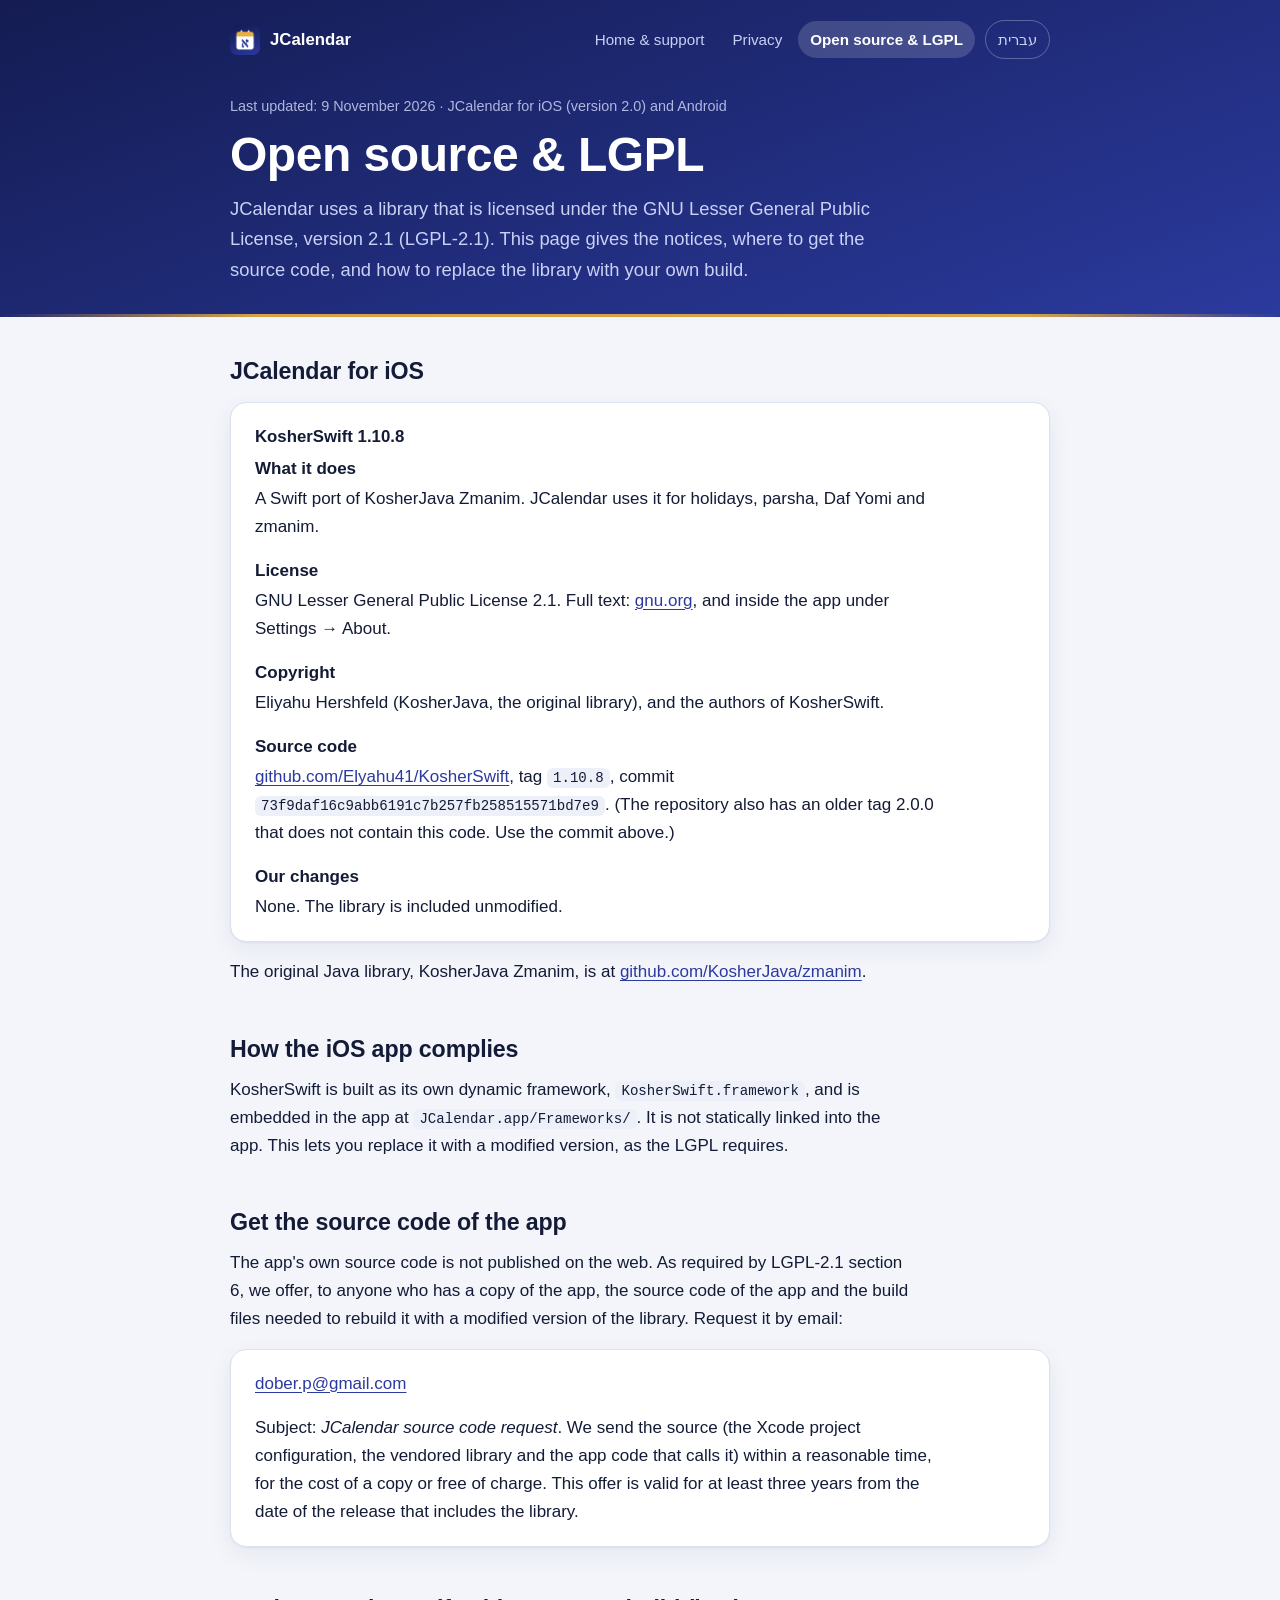
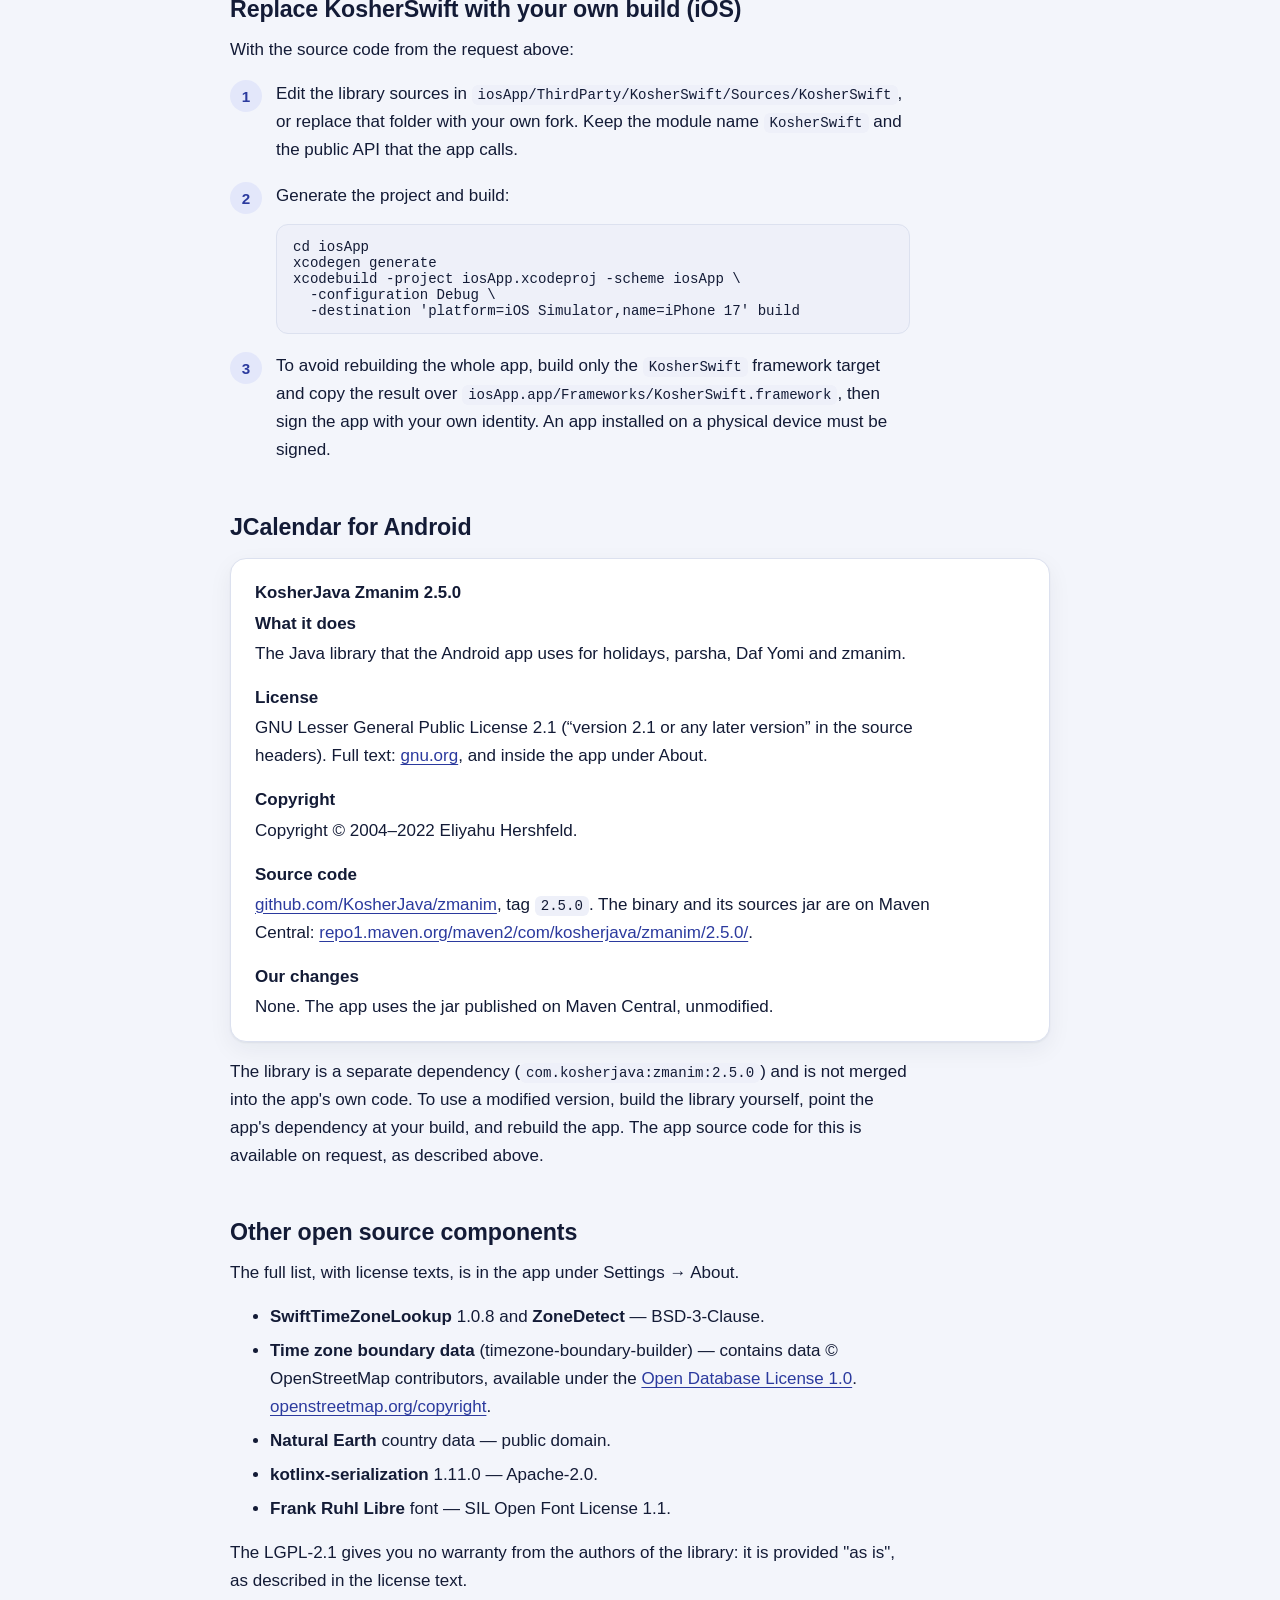
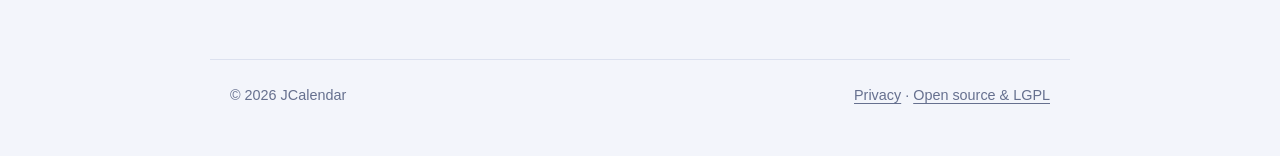
<file: jcalendar/lgpl.html>
<!doctype html>
<html lang="en" dir="ltr">
<head>
<meta charset="utf-8">
<meta name="viewport" content="width=device-width, initial-scale=1">
<title>Open source &amp; LGPL - JCalendar</title>
<meta name="description" content="LGPL notice, source code offer and relinking instructions for JCalendar on iOS and Android.">
<link rel="alternate" hreflang="he" href="he/lgpl.html">
<link rel="icon" href="assets/favicon.png">
<meta name="theme-color" content="#141c52">
<link rel="stylesheet" href="style.css">
</head>
<body>
<div class="hero compact">
<div class="wrap">
  <div class="topbar">
    <a class="brand" href="./"><img src="assets/favicon.png" alt="" width="30" height="30">JCalendar</a>
    <nav aria-label="Main">
    <a href="./">Home &amp; support</a>
    <a href="privacy.html">Privacy</a>
    <a href="lgpl.html" aria-current="page">Open source &amp; LGPL</a>
    <a class="lang" href="he/lgpl.html" lang="he">עברית</a>
  </nav>
  </div>
  <p class="updated">Last updated: 9 November 2026 &middot; JCalendar for iOS (version 2.0) and Android</p>
  <h1>Open source &amp; LGPL</h1>
  <p class="lead">JCalendar uses a library that is licensed under the GNU Lesser General Public License, version 2.1 (LGPL-2.1). This page gives the notices, where to get the source code, and how to replace the library with your own build.</p>
</div>
</div>

<main class="wrap">

<h2>JCalendar for iOS</h2>
<div class="card">
  <h3>KosherSwift 1.10.8</h3>
  <dl>
    <dt>What it does</dt>
    <dd>A Swift port of KosherJava Zmanim. JCalendar uses it for holidays, parsha, Daf Yomi and zmanim.</dd>
    <dt>License</dt>
    <dd>GNU Lesser General Public License 2.1. Full text: <a href="https://www.gnu.org/licenses/old-licenses/lgpl-2.1.html">gnu.org</a>, and inside the app under Settings &rarr; About.</dd>
    <dt>Copyright</dt>
    <dd>Eliyahu Hershfeld (KosherJava, the original library), and the authors of KosherSwift.</dd>
    <dt>Source code</dt>
    <dd><a href="https://github.com/Elyahu41/KosherSwift">github.com/Elyahu41/KosherSwift</a>, tag <code>1.10.8</code>, commit <code>73f9daf16c9abb6191c7b257fb258515571bd7e9</code>. (The repository also has an older tag 2.0.0 that does not contain this code. Use the commit above.)</dd>
    <dt>Our changes</dt>
    <dd>None. The library is included unmodified.</dd>
  </dl>
</div>
<p>The original Java library, KosherJava Zmanim, is at <a href="https://github.com/KosherJava/zmanim">github.com/KosherJava/zmanim</a>.</p>

<h2>How the iOS app complies</h2>
<p>KosherSwift is built as its own dynamic framework, <code>KosherSwift.framework</code>, and is embedded in the app at <code>JCalendar.app/Frameworks/</code>. It is not statically linked into the app. This lets you replace it with a modified version, as the LGPL requires.</p>

<h2>Get the source code of the app</h2>
<p>The app's own source code is not published on the web. As required by LGPL-2.1 section 6, we offer, to anyone who has a copy of the app, the source code of the app and the build files needed to rebuild it with a modified version of the library. Request it by email:</p>
<div class="card">
  <p><a href="mailto:dober.p@gmail.com?subject=JCalendar%20source%20code%20request">dober.p@gmail.com</a></p>
  <p>Subject: <em>JCalendar source code request</em>. We send the source (the Xcode project configuration, the vendored library and the app code that calls it) within a reasonable time, for the cost of a copy or free of charge. This offer is valid for at least three years from the date of the release that includes the library.</p>
</div>

<h2>Replace KosherSwift with your own build (iOS)</h2>
<p>With the source code from the request above:</p>
<ol class="steps">
  <li>Edit the library sources in <code>iosApp/ThirdParty/KosherSwift/Sources/KosherSwift</code>, or replace that folder with your own fork. Keep the module name <code>KosherSwift</code> and the public API that the app calls.</li>
  <li>Generate the project and build:
<pre><code>cd iosApp
xcodegen generate
xcodebuild -project iosApp.xcodeproj -scheme iosApp \
  -configuration Debug \
  -destination 'platform=iOS Simulator,name=iPhone 17' build</code></pre>
  </li>
  <li>To avoid rebuilding the whole app, build only the <code>KosherSwift</code> framework target and copy the result over <code>iosApp.app/Frameworks/KosherSwift.framework</code>, then sign the app with your own identity. An app installed on a physical device must be signed.</li>
</ol>

<h2>JCalendar for Android</h2>
<div class="card">
  <h3>KosherJava Zmanim 2.5.0</h3>
  <dl>
    <dt>What it does</dt>
    <dd>The Java library that the Android app uses for holidays, parsha, Daf Yomi and zmanim.</dd>
    <dt>License</dt>
    <dd>GNU Lesser General Public License 2.1 (&ldquo;version 2.1 or any later version&rdquo; in the source headers). Full text: <a href="https://www.gnu.org/licenses/old-licenses/lgpl-2.1.html">gnu.org</a>, and inside the app under About.</dd>
    <dt>Copyright</dt>
    <dd>Copyright &copy; 2004&ndash;2022 Eliyahu Hershfeld.</dd>
    <dt>Source code</dt>
    <dd><a href="https://github.com/KosherJava/zmanim">github.com/KosherJava/zmanim</a>, tag <code>2.5.0</code>. The binary and its sources jar are on Maven Central: <a href="https://repo1.maven.org/maven2/com/kosherjava/zmanim/2.5.0/">repo1.maven.org/maven2/com/kosherjava/zmanim/2.5.0/</a>.</dd>
    <dt>Our changes</dt>
    <dd>None. The app uses the jar published on Maven Central, unmodified.</dd>
  </dl>
</div>
<p>The library is a separate dependency (<code>com.kosherjava:zmanim:2.5.0</code>) and is not merged into the app's own code. To use a modified version, build the library yourself, point the app's dependency at your build, and rebuild the app. The app source code for this is available on request, as described above.</p>

<h2>Other open source components</h2>
<p>The full list, with license texts, is in the app under Settings &rarr; About.</p>
<ul>
  <li><strong>SwiftTimeZoneLookup</strong> 1.0.8 and <strong>ZoneDetect</strong> &mdash; BSD-3-Clause.</li>
  <li><strong>Time zone boundary data</strong> (timezone-boundary-builder) &mdash; contains data &copy; OpenStreetMap contributors, available under the <a href="https://opendatacommons.org/licenses/odbl/1-0/">Open Database License 1.0</a>. <a href="https://www.openstreetmap.org/copyright">openstreetmap.org/copyright</a>.</li>
  <li><strong>Natural Earth</strong> country data &mdash; public domain.</li>
  <li><strong>kotlinx-serialization</strong> 1.11.0 &mdash; Apache-2.0.</li>
  <li><strong>Frank Ruhl Libre</strong> font &mdash; SIL Open Font License 1.1.</li>
</ul>
<p>The LGPL-2.1 gives you no warranty from the authors of the library: it is provided "as is", as described in the license text.</p>
</main>

<footer class="site">
  <span>&copy; 2026 JCalendar</span>
  <span><a href="privacy.html">Privacy</a> &middot; <a href="lgpl.html">Open source &amp; LGPL</a></span>
</footer>
</body>
</html>
</file>
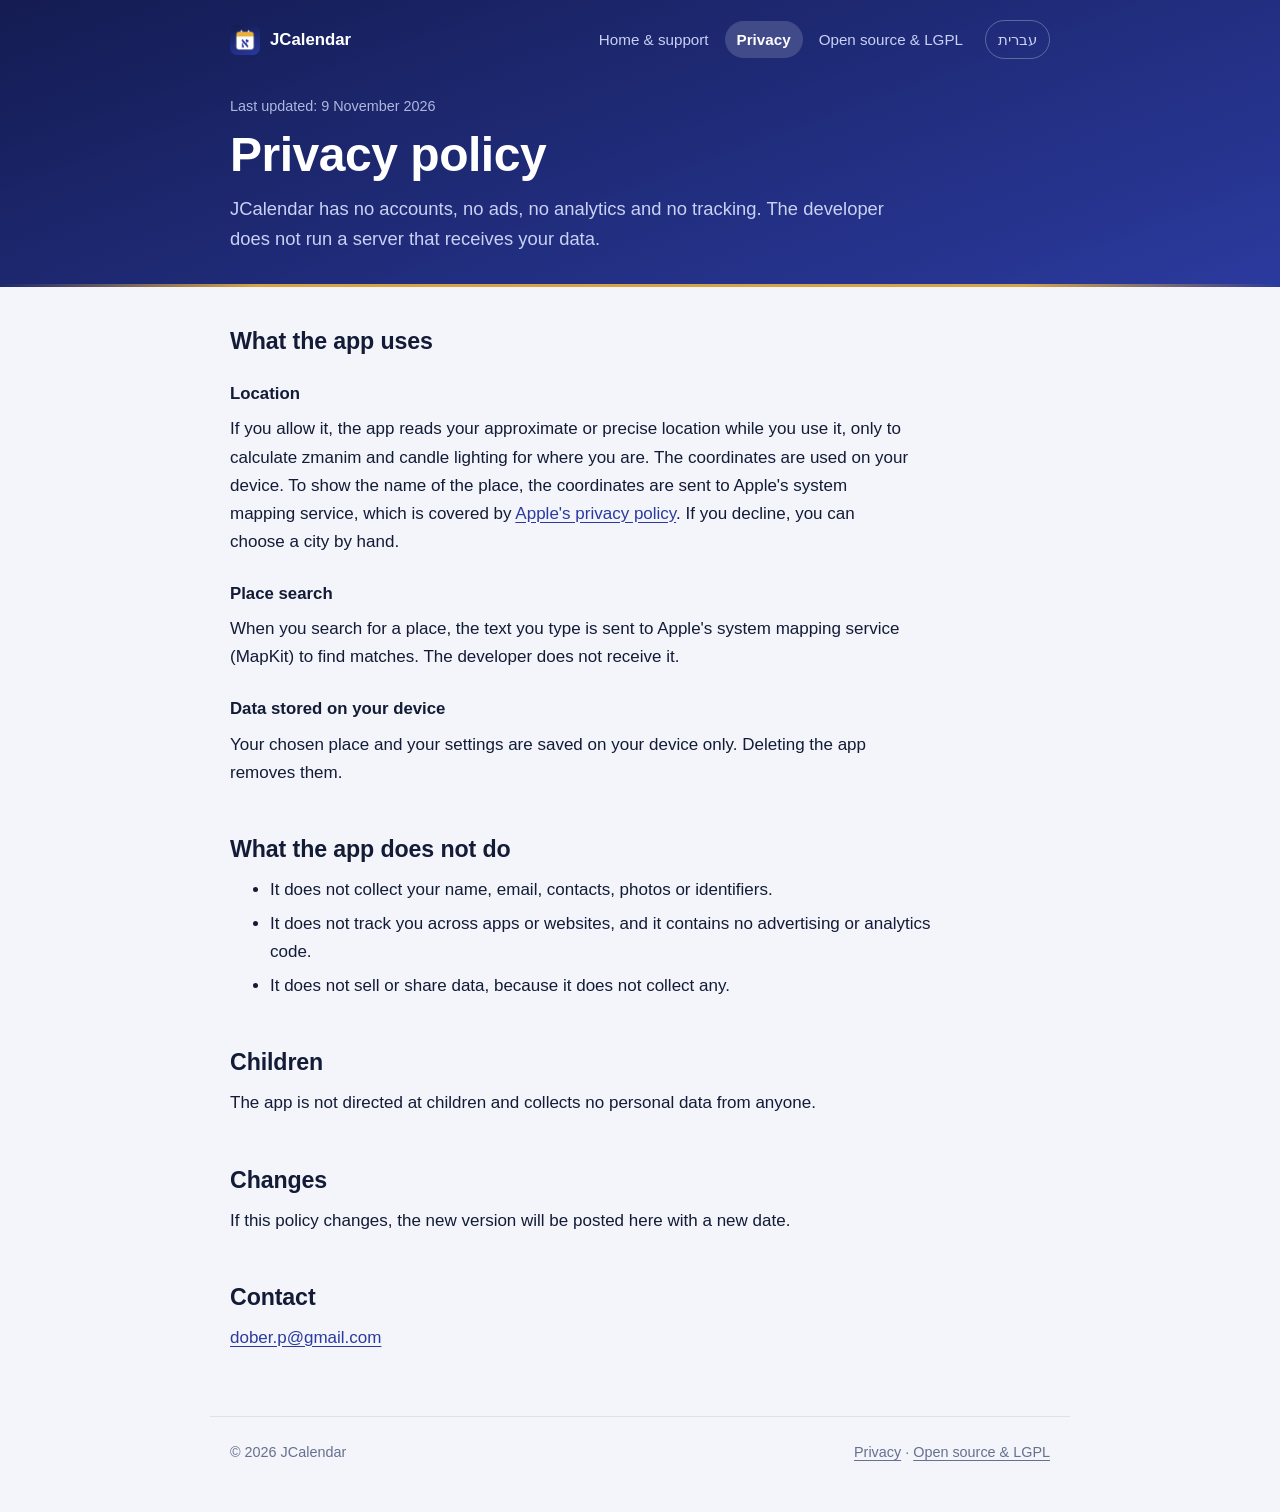
<file: jcalendar/privacy.html>
<!doctype html>
<html lang="en" dir="ltr">
<head>
<meta charset="utf-8">
<meta name="viewport" content="width=device-width, initial-scale=1">
<title>Privacy policy - JCalendar</title>
<meta name="description" content="How JCalendar handles location and other data.">
<link rel="alternate" hreflang="he" href="he/privacy.html">
<link rel="icon" href="assets/favicon.png">
<meta name="theme-color" content="#141c52">
<link rel="stylesheet" href="style.css">
</head>
<body>
<div class="hero compact">
<div class="wrap">
  <div class="topbar">
    <a class="brand" href="./"><img src="assets/favicon.png" alt="" width="30" height="30">JCalendar</a>
    <nav aria-label="Main">
    <a href="./">Home &amp; support</a>
    <a href="privacy.html" aria-current="page">Privacy</a>
    <a href="lgpl.html">Open source &amp; LGPL</a>
    <a class="lang" href="he/privacy.html" lang="he">עברית</a>
  </nav>
  </div>
  <p class="updated">Last updated: 9 November 2026</p>
  <h1>Privacy policy</h1>
  <p class="lead">JCalendar has no accounts, no ads, no analytics and no tracking. The developer does not run a server that receives your data.</p>
</div>
</div>

<main class="wrap">

<h2>What the app uses</h2>
<h3>Location</h3>
<p>If you allow it, the app reads your approximate or precise location while you use it, only to calculate zmanim and candle lighting for where you are. The coordinates are used on your device. To show the name of the place, the coordinates are sent to Apple's system mapping service, which is covered by <a href="https://www.apple.com/legal/privacy/">Apple's privacy policy</a>. If you decline, you can choose a city by hand.</p>

<h3>Place search</h3>
<p>When you search for a place, the text you type is sent to Apple's system mapping service (MapKit) to find matches. The developer does not receive it.</p>

<h3>Data stored on your device</h3>
<p>Your chosen place and your settings are saved on your device only. Deleting the app removes them.</p>

<h2>What the app does not do</h2>
<ul>
  <li>It does not collect your name, email, contacts, photos or identifiers.</li>
  <li>It does not track you across apps or websites, and it contains no advertising or analytics code.</li>
  <li>It does not sell or share data, because it does not collect any.</li>
</ul>

<h2>Children</h2>
<p>The app is not directed at children and collects no personal data from anyone.</p>

<h2>Changes</h2>
<p>If this policy changes, the new version will be posted here with a new date.</p>

<h2>Contact</h2>
<p><a href="mailto:dober.p@gmail.com">dober.p@gmail.com</a></p>
</main>

<footer class="site">
  <span>&copy; 2026 JCalendar</span>
  <span><a href="privacy.html">Privacy</a> &middot; <a href="lgpl.html">Open source &amp; LGPL</a></span>
</footer>
</body>
</html>
</file>
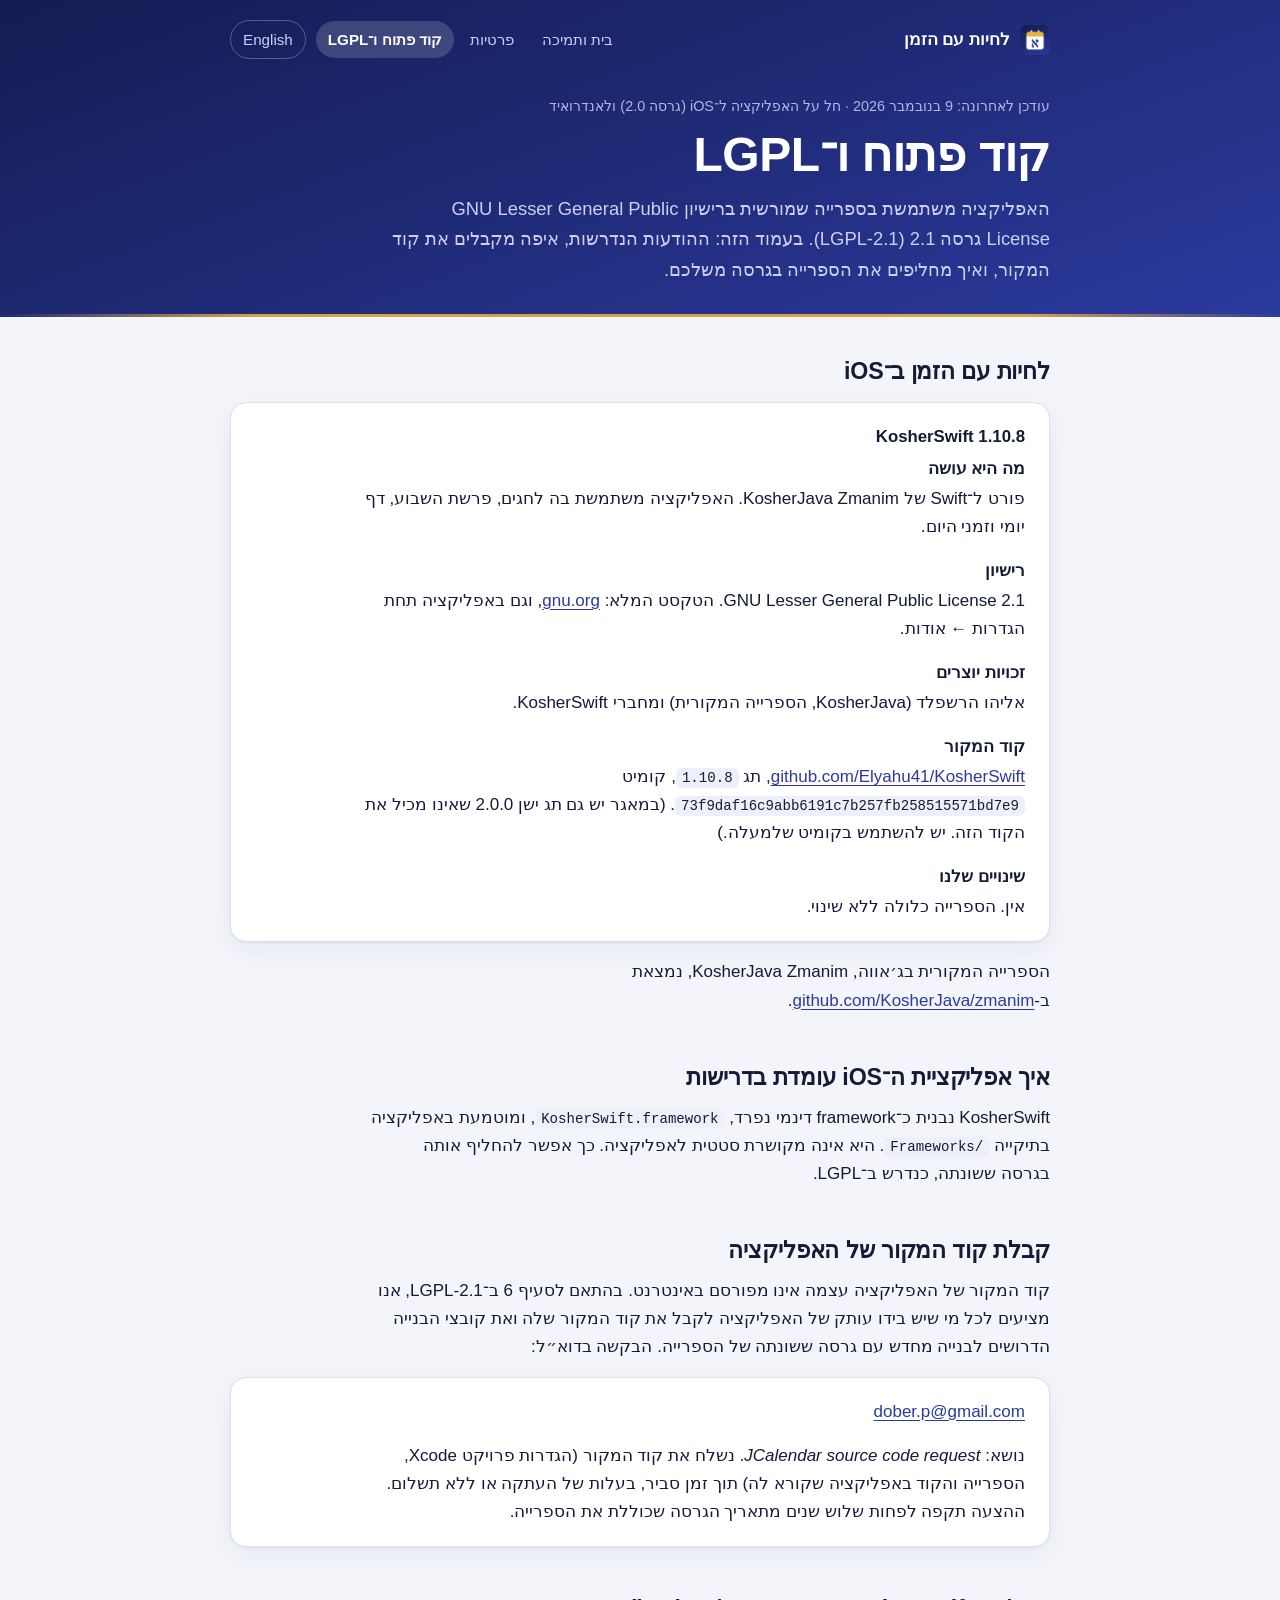
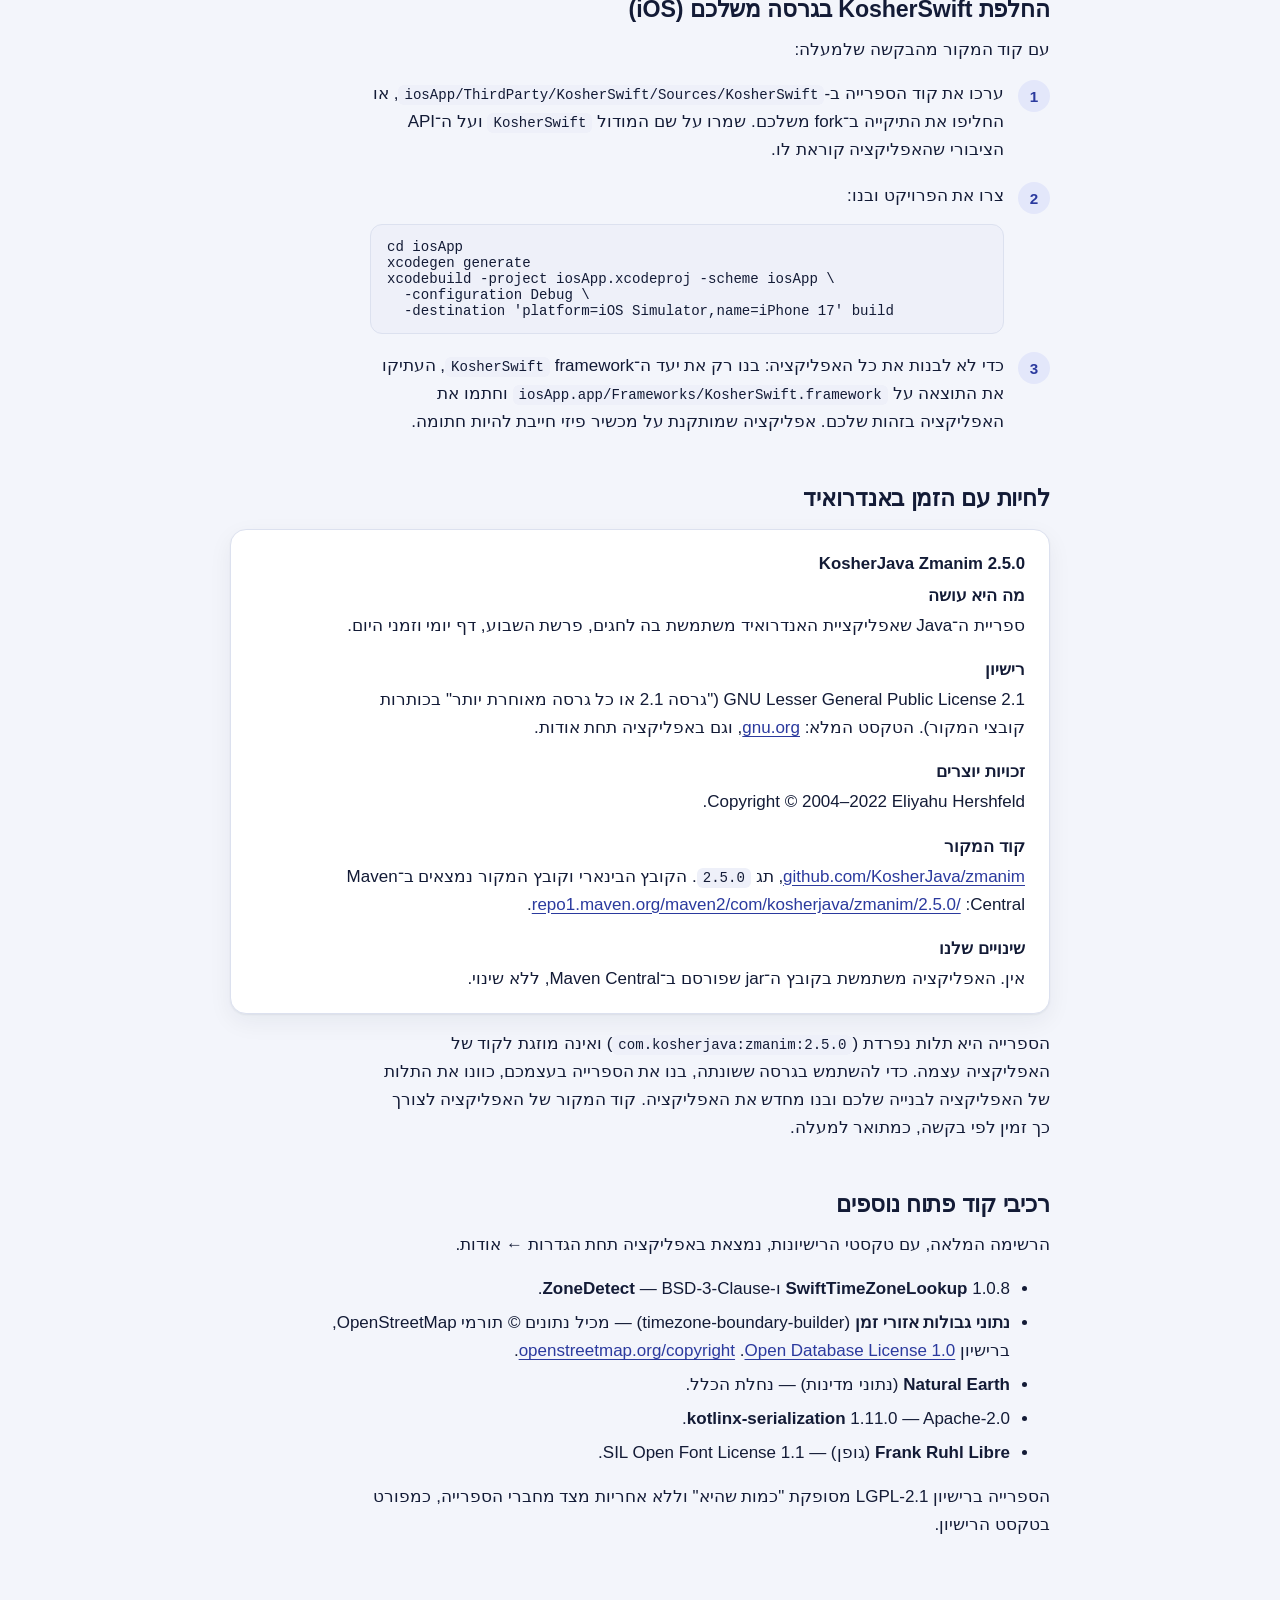
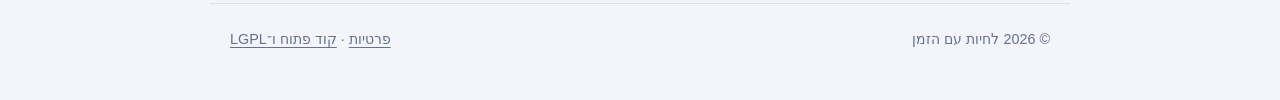
<file: jcalendar/he/lgpl.html>
<!doctype html>
<html lang="he" dir="rtl">
<head>
<meta charset="utf-8">
<meta name="viewport" content="width=device-width, initial-scale=1">
<title>קוד פתוח ו־LGPL - לחיות עם הזמן</title>
<meta name="description" content="הודעת LGPL, הצעה לקבלת קוד המקור והוראות החלפת הספרייה באפליקציות ל־iOS ולאנדרואיד.">
<link rel="alternate" hreflang="en" href="../lgpl.html">
<link rel="icon" href="../assets/favicon.png">
<meta name="theme-color" content="#141c52">
<link rel="stylesheet" href="../style.css">
</head>
<body>
<div class="hero compact">
<div class="wrap">
  <div class="topbar">
    <a class="brand" href="./"><img src="../assets/favicon.png" alt="" width="30" height="30">לחיות עם הזמן</a>
    <nav aria-label="ראשי">
    <a href="./">בית ותמיכה</a>
    <a href="privacy.html">פרטיות</a>
    <a href="lgpl.html" aria-current="page">קוד פתוח ו־LGPL</a>
    <a class="lang" href="../lgpl.html" lang="en">English</a>
  </nav>
  </div>
  <p class="updated">עודכן לאחרונה: 9 בנובמבר 2026 · חל על האפליקציה ל־iOS (גרסה 2.0) ולאנדרואיד</p>
  <h1>קוד פתוח ו־LGPL</h1>
  <p class="lead">האפליקציה משתמשת בספרייה שמורשית ברישיון GNU Lesser General Public License גרסה 2.1 (LGPL-2.1). בעמוד הזה: ההודעות הנדרשות, איפה מקבלים את קוד המקור, ואיך מחליפים את הספרייה בגרסה משלכם.</p>
</div>
</div>

<main class="wrap">

<h2>לחיות עם הזמן ב־iOS</h2>
<div class="card">
  <h3>KosherSwift 1.10.8</h3>
  <dl>
    <dt>מה היא עושה</dt>
    <dd>פורט ל־Swift של KosherJava Zmanim. האפליקציה משתמשת בה לחגים, פרשת השבוע, דף יומי וזמני היום.</dd>
    <dt>רישיון</dt>
    <dd>GNU Lesser General Public License 2.1. הטקסט המלא: <a href="https://www.gnu.org/licenses/old-licenses/lgpl-2.1.html">gnu.org</a>, וגם באפליקציה תחת הגדרות &larr; אודות.</dd>
    <dt>זכויות יוצרים</dt>
    <dd>אליהו הרשפלד (KosherJava, הספרייה המקורית) ומחברי KosherSwift.</dd>
    <dt>קוד המקור</dt>
    <dd><a href="https://github.com/Elyahu41/KosherSwift"><bdi>github.com/Elyahu41/KosherSwift</bdi></a>, תג <bdi><code>1.10.8</code></bdi>, קומיט <bdi><code>73f9daf16c9abb6191c7b257fb258515571bd7e9</code></bdi>. (במאגר יש גם תג ישן 2.0.0 שאינו מכיל את הקוד הזה. יש להשתמש בקומיט שלמעלה.)</dd>
    <dt>שינויים שלנו</dt>
    <dd>אין. הספרייה כלולה ללא שינוי.</dd>
  </dl>
</div>
<p>הספרייה המקורית בג׳אווה, KosherJava Zmanim, נמצאת ב-<a href="https://github.com/KosherJava/zmanim"><bdi>github.com/KosherJava/zmanim</bdi></a>.</p>

<h2>איך אפליקציית ה־iOS עומדת בדרישות</h2>
<p>KosherSwift נבנית כ־framework דינמי נפרד, <bdi><code>KosherSwift.framework</code></bdi>, ומוטמעת באפליקציה בתיקייה <bdi><code>Frameworks/</code></bdi>. היא אינה מקושרת סטטית לאפליקציה. כך אפשר להחליף אותה בגרסה ששונתה, כנדרש ב־LGPL.</p>

<h2>קבלת קוד המקור של האפליקציה</h2>
<p>קוד המקור של האפליקציה עצמה אינו מפורסם באינטרנט. בהתאם לסעיף 6 ב־LGPL-2.1, אנו מציעים לכל מי שיש בידו עותק של האפליקציה לקבל את קוד המקור שלה ואת קובצי הבנייה הדרושים לבנייה מחדש עם גרסה ששונתה של הספרייה. הבקשה בדוא״ל:</p>
<div class="card">
  <p><a href="mailto:dober.p@gmail.com?subject=JCalendar%20source%20code%20request"><bdi>dober.p@gmail.com</bdi></a></p>
  <p>נושא: <bdi><em>JCalendar source code request</em></bdi>. נשלח את קוד המקור (הגדרות פרויקט Xcode, הספרייה והקוד באפליקציה שקורא לה) תוך זמן סביר, בעלות של העתקה או ללא תשלום. ההצעה תקפה לפחות שלוש שנים מתאריך הגרסה שכוללת את הספרייה.</p>
</div>

<h2>החלפת KosherSwift בגרסה משלכם (iOS)</h2>
<p>עם קוד המקור מהבקשה שלמעלה:</p>
<ol class="steps">
  <li>ערכו את קוד הספרייה ב-<bdi><code>iosApp/ThirdParty/KosherSwift/Sources/KosherSwift</code></bdi>, או החליפו את התיקייה ב־fork משלכם. שמרו על שם המודול <bdi><code>KosherSwift</code></bdi> ועל ה־API הציבורי שהאפליקציה קוראת לו.</li>
  <li>צרו את הפרויקט ובנו:
<pre><code>cd iosApp
xcodegen generate
xcodebuild -project iosApp.xcodeproj -scheme iosApp \
  -configuration Debug \
  -destination 'platform=iOS Simulator,name=iPhone 17' build</code></pre>
  </li>
  <li>כדי לא לבנות את כל האפליקציה: בנו רק את יעד ה־framework <bdi><code>KosherSwift</code></bdi>, העתיקו את התוצאה על <bdi><code>iosApp.app/Frameworks/KosherSwift.framework</code></bdi> וחתמו את האפליקציה בזהות שלכם. אפליקציה שמותקנת על מכשיר פיזי חייבת להיות חתומה.</li>
</ol>

<h2>לחיות עם הזמן באנדרואיד</h2>
<div class="card">
  <h3>KosherJava Zmanim 2.5.0</h3>
  <dl>
    <dt>מה היא עושה</dt>
    <dd>ספריית ה־Java שאפליקציית האנדרואיד משתמשת בה לחגים, פרשת השבוע, דף יומי וזמני היום.</dd>
    <dt>רישיון</dt>
    <dd>GNU Lesser General Public License 2.1 (&quot;גרסה 2.1 או כל גרסה מאוחרת יותר&quot; בכותרות קובצי המקור). הטקסט המלא: <a href="https://www.gnu.org/licenses/old-licenses/lgpl-2.1.html">gnu.org</a>, וגם באפליקציה תחת אודות.</dd>
    <dt>זכויות יוצרים</dt>
    <dd>Copyright &copy; 2004&ndash;2022 Eliyahu Hershfeld.</dd>
    <dt>קוד המקור</dt>
    <dd><a href="https://github.com/KosherJava/zmanim"><bdi>github.com/KosherJava/zmanim</bdi></a>, תג <bdi><code>2.5.0</code></bdi>. הקובץ הבינארי וקובץ המקור נמצאים ב־Maven Central: <a href="https://repo1.maven.org/maven2/com/kosherjava/zmanim/2.5.0/"><bdi>repo1.maven.org/maven2/com/kosherjava/zmanim/2.5.0/</bdi></a>.</dd>
    <dt>שינויים שלנו</dt>
    <dd>אין. האפליקציה משתמשת בקובץ ה־jar שפורסם ב־Maven Central, ללא שינוי.</dd>
  </dl>
</div>
<p>הספרייה היא תלות נפרדת (<bdi><code>com.kosherjava:zmanim:2.5.0</code></bdi>) ואינה מוזגת לקוד של האפליקציה עצמה. כדי להשתמש בגרסה ששונתה, בנו את הספרייה בעצמכם, כוונו את התלות של האפליקציה לבנייה שלכם ובנו מחדש את האפליקציה. קוד המקור של האפליקציה לצורך כך זמין לפי בקשה, כמתואר למעלה.</p>

<h2>רכיבי קוד פתוח נוספים</h2>
<p>הרשימה המלאה, עם טקסטי הרישיונות, נמצאת באפליקציה תחת הגדרות &larr; אודות.</p>
<ul>
  <li><strong>SwiftTimeZoneLookup</strong> 1.0.8 ו-<strong>ZoneDetect</strong> &mdash; BSD-3-Clause.</li>
  <li><strong>נתוני גבולות אזורי זמן</strong> (timezone-boundary-builder) &mdash; מכיל נתונים &copy; תורמי OpenStreetMap, ברישיון <a href="https://opendatacommons.org/licenses/odbl/1-0/">Open Database License 1.0</a>. <a href="https://www.openstreetmap.org/copyright"><bdi>openstreetmap.org/copyright</bdi></a>.</li>
  <li><strong>Natural Earth</strong> (נתוני מדינות) &mdash; נחלת הכלל.</li>
  <li><strong>kotlinx-serialization</strong> 1.11.0 &mdash; Apache-2.0.</li>
  <li><strong>Frank Ruhl Libre</strong> (גופן) &mdash; SIL Open Font License 1.1.</li>
</ul>
<p>הספרייה ברישיון LGPL-2.1 מסופקת &quot;כמות שהיא&quot; וללא אחריות מצד מחברי הספרייה, כמפורט בטקסט הרישיון.</p>
</main>

<footer class="site">
  <span>&copy; 2026 לחיות עם הזמן</span>
  <span><a href="privacy.html">פרטיות</a> &middot; <a href="lgpl.html">קוד פתוח ו־LGPL</a></span>
</footer>
</body>
</html>
</file>
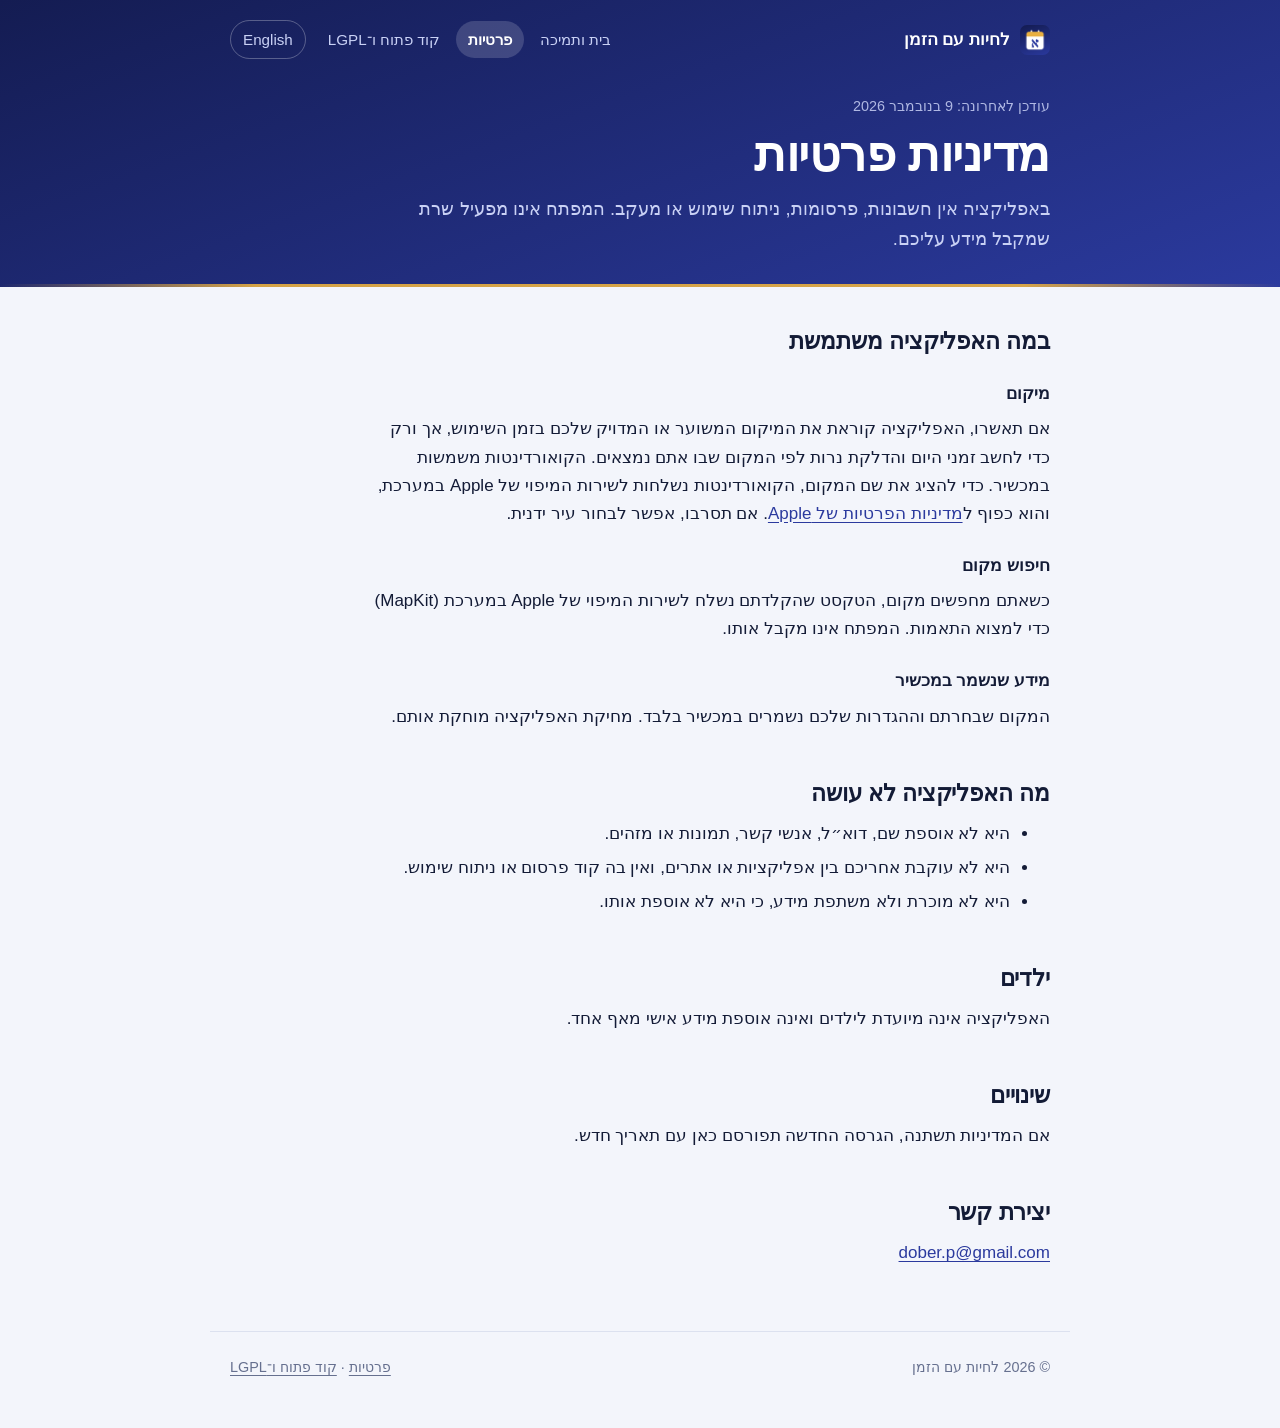
<file: jcalendar/he/privacy.html>
<!doctype html>
<html lang="he" dir="rtl">
<head>
<meta charset="utf-8">
<meta name="viewport" content="width=device-width, initial-scale=1">
<title>מדיניות פרטיות - לחיות עם הזמן</title>
<meta name="description" content="איך האפליקציה מטפלת במיקום ובמידע אחר.">
<link rel="alternate" hreflang="en" href="../privacy.html">
<link rel="icon" href="../assets/favicon.png">
<meta name="theme-color" content="#141c52">
<link rel="stylesheet" href="../style.css">
</head>
<body>
<div class="hero compact">
<div class="wrap">
  <div class="topbar">
    <a class="brand" href="./"><img src="../assets/favicon.png" alt="" width="30" height="30">לחיות עם הזמן</a>
    <nav aria-label="ראשי">
    <a href="./">בית ותמיכה</a>
    <a href="privacy.html" aria-current="page">פרטיות</a>
    <a href="lgpl.html">קוד פתוח ו־LGPL</a>
    <a class="lang" href="../privacy.html" lang="en">English</a>
  </nav>
  </div>
  <p class="updated">עודכן לאחרונה: 9 בנובמבר 2026</p>
  <h1>מדיניות פרטיות</h1>
  <p class="lead">באפליקציה אין חשבונות, פרסומות, ניתוח שימוש או מעקב. המפתח אינו מפעיל שרת שמקבל מידע עליכם.</p>
</div>
</div>

<main class="wrap">

<h2>במה האפליקציה משתמשת</h2>
<h3>מיקום</h3>
<p>אם תאשרו, האפליקציה קוראת את המיקום המשוער או המדויק שלכם בזמן השימוש, אך ורק כדי לחשב זמני היום והדלקת נרות לפי המקום שבו אתם נמצאים. הקואורדינטות משמשות במכשיר. כדי להציג את שם המקום, הקואורדינטות נשלחות לשירות המיפוי של Apple במערכת, והוא כפוף ל<a href="https://www.apple.com/legal/privacy/">מדיניות הפרטיות של Apple</a>. אם תסרבו, אפשר לבחור עיר ידנית.</p>

<h3>חיפוש מקום</h3>
<p>כשאתם מחפשים מקום, הטקסט שהקלדתם נשלח לשירות המיפוי של Apple במערכת (MapKit) כדי למצוא התאמות. המפתח אינו מקבל אותו.</p>

<h3>מידע שנשמר במכשיר</h3>
<p>המקום שבחרתם וההגדרות שלכם נשמרים במכשיר בלבד. מחיקת האפליקציה מוחקת אותם.</p>

<h2>מה האפליקציה לא עושה</h2>
<ul>
  <li>היא לא אוספת שם, דוא״ל, אנשי קשר, תמונות או מזהים.</li>
  <li>היא לא עוקבת אחריכם בין אפליקציות או אתרים, ואין בה קוד פרסום או ניתוח שימוש.</li>
  <li>היא לא מוכרת ולא משתפת מידע, כי היא לא אוספת אותו.</li>
</ul>

<h2>ילדים</h2>
<p>האפליקציה אינה מיועדת לילדים ואינה אוספת מידע אישי מאף אחד.</p>

<h2>שינויים</h2>
<p>אם המדיניות תשתנה, הגרסה החדשה תפורסם כאן עם תאריך חדש.</p>

<h2>יצירת קשר</h2>
<p><a href="mailto:dober.p@gmail.com"><bdi>dober.p@gmail.com</bdi></a></p>
</main>

<footer class="site">
  <span>&copy; 2026 לחיות עם הזמן</span>
  <span><a href="privacy.html">פרטיות</a> &middot; <a href="lgpl.html">קוד פתוח ו־LGPL</a></span>
</footer>
</body>
</html>
</file>
<file: jcalendar/style.css>
/* JCalendar site. Colors are the app's own tokens (iosApp/Theme/JCPalette.swift). */
@font-face {
  font-family: "Frank Ruhl Libre";
  src: url("assets/FrankRuhlLibre-Bold.ttf") format("truetype");
  font-weight: 700;
  font-display: swap;
}

:root {
  --bg: #f3f5fb;
  --surface: #ffffff;
  --surface-2: #e9edf7;
  --line: #dce1ef;
  --ink: #131b36;
  --ink-2: #4b5578;
  --ink-3: #66708f;
  --primary: #2b3a9e;
  --on-primary: #ffffff;
  --tint: #e3e7fa;
  --hdr-a: #141c52;
  --hdr-b: #2b3a9e;
  --hdr-ink: #ffffff;
  --hdr-ink-2: #c9d1f5;
  --gold: #e9b040;
  --code-bg: #eef0f9;
  --shadow: 0 1px 2px rgba(19, 27, 54, .06), 0 8px 24px rgba(19, 27, 54, .06);
  --radius: 16px;
}
@media (prefers-color-scheme: dark) {
  :root {
    --bg: #0b1022;
    --surface: #141b38;
    --surface-2: #1e2850;
    --line: #2b3560;
    --ink: #ecefdb;
    --ink-2: #b5bedc;
    --ink-3: #939dc0;
    --primary: #a9b8ff;
    --on-primary: #0b1022;
    --tint: #26306a;
    --hdr-a: #0f1633;
    --hdr-b: #1e2850;
    --hdr-ink: #ecefdb;
    --hdr-ink-2: #b5bedc;
    --code-bg: #1a2245;
    --shadow: none;
  }
}

* { box-sizing: border-box; }
html { -webkit-text-size-adjust: 100%; scroll-behavior: smooth; }
body {
  margin: 0;
  background: var(--bg);
  color: var(--ink);
  font: 17px/1.65 -apple-system, BlinkMacSystemFont, "Segoe UI", Roboto, "Helvetica Neue", Arial, "Noto Sans Hebrew", sans-serif;
  -webkit-font-smoothing: antialiased;
}
a { color: var(--primary); text-underline-offset: 3px; }
a:focus-visible, .btn:focus-visible { outline: 3px solid var(--gold); outline-offset: 3px; border-radius: 6px; }

/* ---------- Hero ---------- */
.hero {
  background: linear-gradient(160deg, var(--hdr-a), var(--hdr-b));
  color: var(--hdr-ink);
  position: relative;
  overflow: hidden;
}
.hero::after { /* gold hairline, the app's Shabbat accent */
  content: ""; position: absolute; inset-inline: 0; bottom: 0; height: 3px;
  background: linear-gradient(90deg, transparent, var(--gold) 20%, var(--gold) 80%, transparent);
  opacity: .9;
}
.hero .wrap { padding-block: 20px 44px; }
.hero.compact .wrap { padding-block: 20px 32px; }
.topbar { display: flex; flex-wrap: wrap; align-items: center; justify-content: space-between; gap: 12px 24px; margin-bottom: 36px; }
.brand { display: inline-flex; align-items: center; gap: 10px; color: var(--hdr-ink); font-weight: 700; font-size: 1.05rem; text-decoration: none; }
.brand img { width: 30px; height: 30px; border-radius: 7px; }
nav { display: flex; flex-wrap: wrap; align-items: center; gap: 4px; }
nav a { color: var(--hdr-ink-2); text-decoration: none; padding: 6px 12px; border-radius: 999px; font-size: .95rem; }
nav a:hover { color: var(--hdr-ink); background: rgba(255, 255, 255, .1); }
nav a[aria-current="page"] { color: var(--hdr-ink); background: rgba(255, 255, 255, .16); font-weight: 600; }
nav a.lang { border: 1px solid rgba(255, 255, 255, .28); margin-inline-start: 6px; }

.hero h1 { font-size: clamp(2rem, 6vw, 3rem); line-height: 1.15; margin: 0 0 12px; letter-spacing: -.01em; }
.hero.home h1 { font-size: clamp(2.4rem, 8vw, 3.8rem); }
.hero .lead { font-size: 1.15rem; color: var(--hdr-ink-2); max-width: 36em; margin: 0; }
.hero .updated { color: var(--hdr-ink-2); font-size: .9rem; margin: 0 0 8px; opacity: .85; }
.hero-home { display: flex; align-items: center; gap: 28px; }
.hero-home .app-icon { width: 112px; height: 112px; border-radius: 26px; flex: none; box-shadow: 0 10px 30px rgba(0, 0, 0, .35), 0 0 0 1px rgba(255, 255, 255, .12); }
.he-name { font-family: "Frank Ruhl Libre", "Times New Roman", serif; font-weight: 700; }
.he-sub { font-size: 1.5rem; color: var(--gold); margin: -4px 0 12px; line-height: 1.2; }
.eyebrow { display: inline-block; color: var(--gold); font-weight: 600; font-size: .85rem; letter-spacing: .08em; text-transform: uppercase; margin-bottom: 6px; }
[dir="rtl"] .he-sub { font-size: 1.5rem; color: var(--gold); margin: -4px 0 12px; line-height: 1.2; }
.eyebrow { letter-spacing: 0; text-transform: none; font-size: .95rem; }

/* ---------- Content ---------- */
.wrap { max-width: 860px; margin: 0 auto; padding: 0 20px; }
main.wrap { padding-block: 40px 24px; }
main > h2:first-child { margin-top: 0; }
h2 { font-size: 1.45rem; line-height: 1.25; margin: 48px 0 12px; letter-spacing: -.005em; }
h3 { font-size: 1.05rem; margin: 24px 0 4px; }
p, ul, ol { margin: 8px 0 16px; }
li { margin-bottom: 6px; }
main p, main li, main dd { max-width: 40em; color: var(--ink); }
.muted { color: var(--ink-2); }

.card { background: var(--surface); border: 1px solid var(--line); border-radius: var(--radius); padding: 20px 24px; margin: 16px 0; box-shadow: var(--shadow); }
.card > :first-child { margin-top: 0; }
.card > :last-child { margin-bottom: 0; }

.features { list-style: none; padding: 0; margin: 16px 0; display: grid; grid-template-columns: repeat(2, 1fr); gap: 14px; }
.features li { margin: 0; max-width: none; background: var(--surface); border: 1px solid var(--line); border-radius: var(--radius); padding: 18px 20px; box-shadow: var(--shadow); display: flex; flex-direction: column; gap: 10px; }
@media (max-width: 600px) { .features { grid-template-columns: 1fr; } }
.features .ico { width: 40px; height: 40px; border-radius: 12px; background: var(--tint); color: var(--primary); display: grid; place-items: center; }
.features .ico svg { width: 22px; height: 22px; }
.features b { display: block; font-size: 1.02rem; }
.features span.d { color: var(--ink-2); font-size: .95rem; line-height: 1.5; }

.btn { display: inline-flex; align-items: center; gap: 8px; background: var(--primary); color: var(--on-primary); padding: 11px 20px; border-radius: 999px; font-weight: 600; text-decoration: none; margin-top: 4px; }
.btn:hover { filter: brightness(1.08); }
.btn svg { width: 18px; height: 18px; }

dl { margin: 8px 0 16px; }
dt { font-weight: 700; margin-top: 16px; }
dd { margin: 2px 0 0; color: var(--ink-2); }
.card dl { margin: 0; }
.card dt:first-child { margin-top: 0; }
.faq dt { font-size: 1.05rem; }

code, pre { font: .88rem ui-monospace, SFMono-Regular, Menlo, Consolas, monospace; background: var(--code-bg); border-radius: 6px; }
code { padding: 2px 6px; overflow-wrap: anywhere; direction: ltr; unicode-bidi: isolate; }
pre { padding: 14px 16px; overflow-x: auto; direction: ltr; text-align: left; border: 1px solid var(--line); border-radius: 12px; }
pre code { padding: 0; background: none; }
bdi { unicode-bidi: isolate; }

ol.steps { counter-reset: s; list-style: none; padding: 0; }
ol.steps > li { counter-increment: s; position: relative; padding-inline-start: 46px; margin-bottom: 18px; }
ol.steps > li::before { content: counter(s); position: absolute; inset-inline-start: 0; top: 0; width: 32px; height: 32px; border-radius: 50%; background: var(--tint); color: var(--primary); font-weight: 700; display: grid; place-items: center; font-size: .95rem; }

/* ---------- Footer ---------- */
footer.site { max-width: 860px; margin: 24px auto 0; padding: 24px 20px 48px; border-top: 1px solid var(--line); color: var(--ink-3); font-size: .9rem; display: flex; flex-wrap: wrap; gap: 8px 24px; justify-content: space-between; }
footer.site a { color: var(--ink-3); }
footer.site a:hover { color: var(--primary); }

@media (max-width: 560px) {
  body { font-size: 16.5px; }
  .hero-home { flex-direction: column; align-items: flex-start; gap: 20px; }
  .hero-home .app-icon { width: 88px; height: 88px; border-radius: 20px; }
  .topbar { margin-bottom: 28px; }
  .card { padding: 16px 18px; }
}
@media (prefers-reduced-motion: reduce) { html { scroll-behavior: auto; } }
</file>
